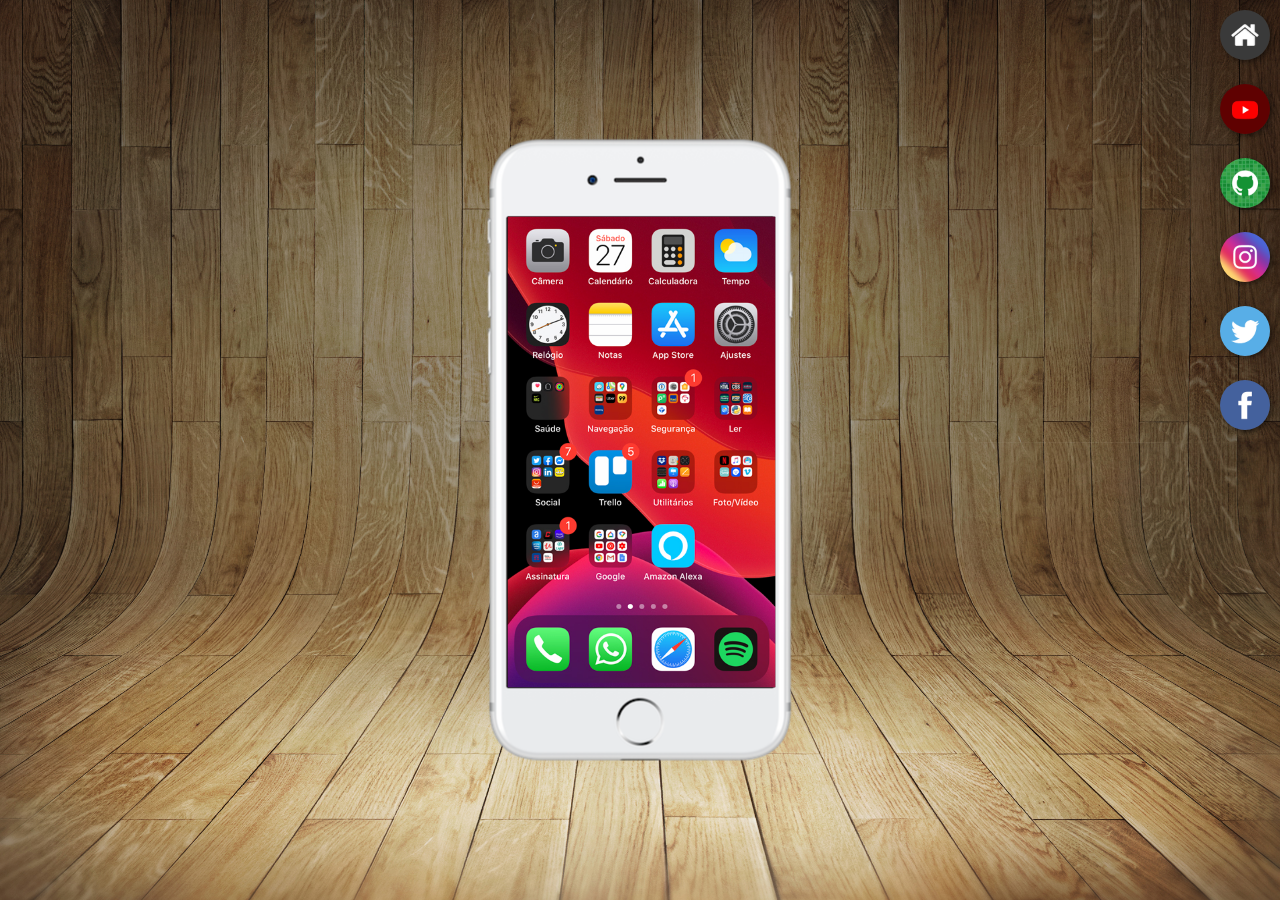
<file: index.html>
<!DOCTYPE html>
<html lang="pt-br">
<head>
    <meta charset="UTF-8">
    <meta name="viewport" content="width=device-width, initial-scale=1.0">
    <title>Redes Sociais</title>
    <link rel="shortcut icon" href="imagens/favicon.ico" type="image/x-icon">
    <link rel="stylesheet" href="estilos/style.css">
</head>
<body>
   <main>
    <section id="telefone">
        <iframe src="home.html" name="tela" id="tela" frameborder="0">
            Seu navegador não é compatível com isso.
        </iframe>
    </section>
    <section id="socials">
        <a href="home.html" target="tela"><img src="imagens/logo-home.jpg" alt=""></a> 
        <br>
        <a href="youtube.html" target="tela"><img src="imagens/logo-youtube.jpg" alt=""></a> <br>
        <a href="github.html" target="tela"><img src="imagens/logo-github.jpg" alt=""></a>
        <br>
        <a href="instagram.html" target="tela"><img src="imagens/logo-instagram.jpg" alt=""></a> <br>
        <a href="twitter.html" target="tela"><img src="imagens/logo-twitter.jpg" alt=""></a><br>
        <a href="facebook.html" target="tela"><img src="imagens/logo-facebook.jpg" alt=""></a>
    </section>
   </main>
</body>
</html>
</file>
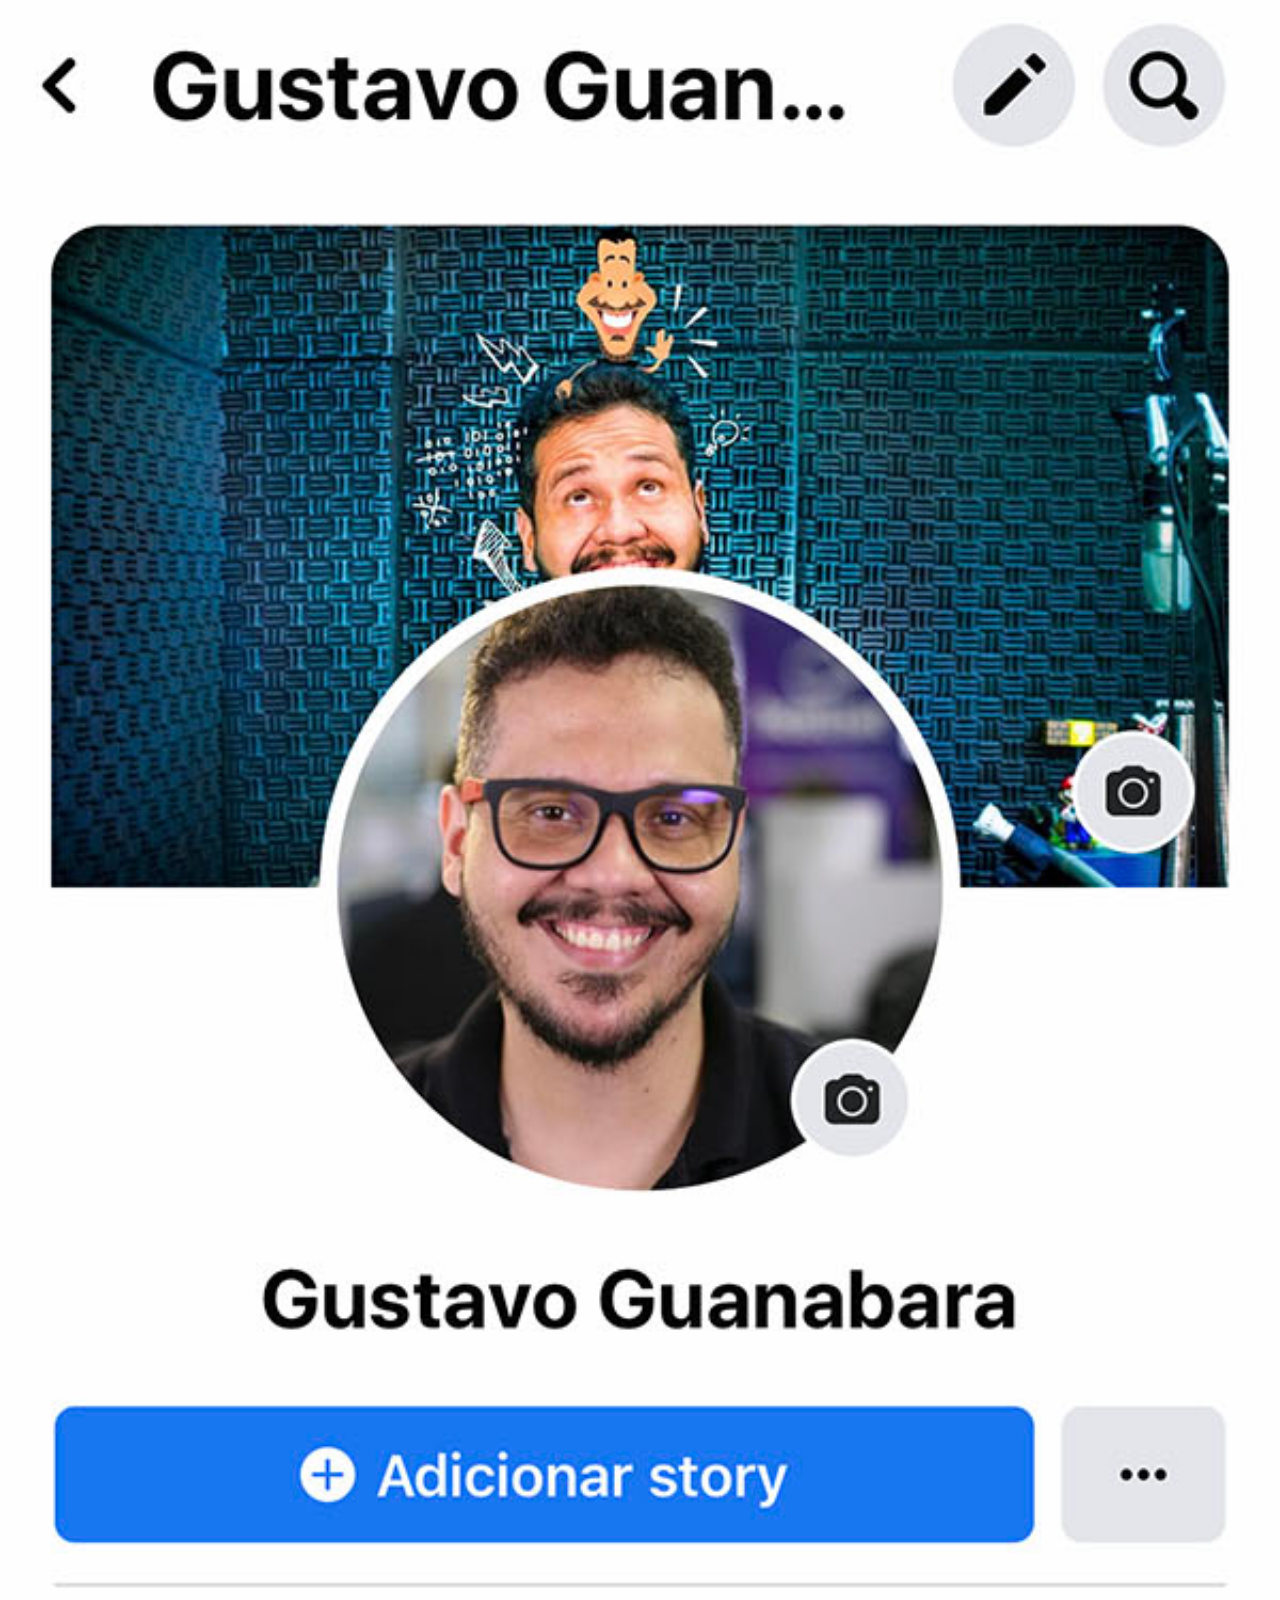
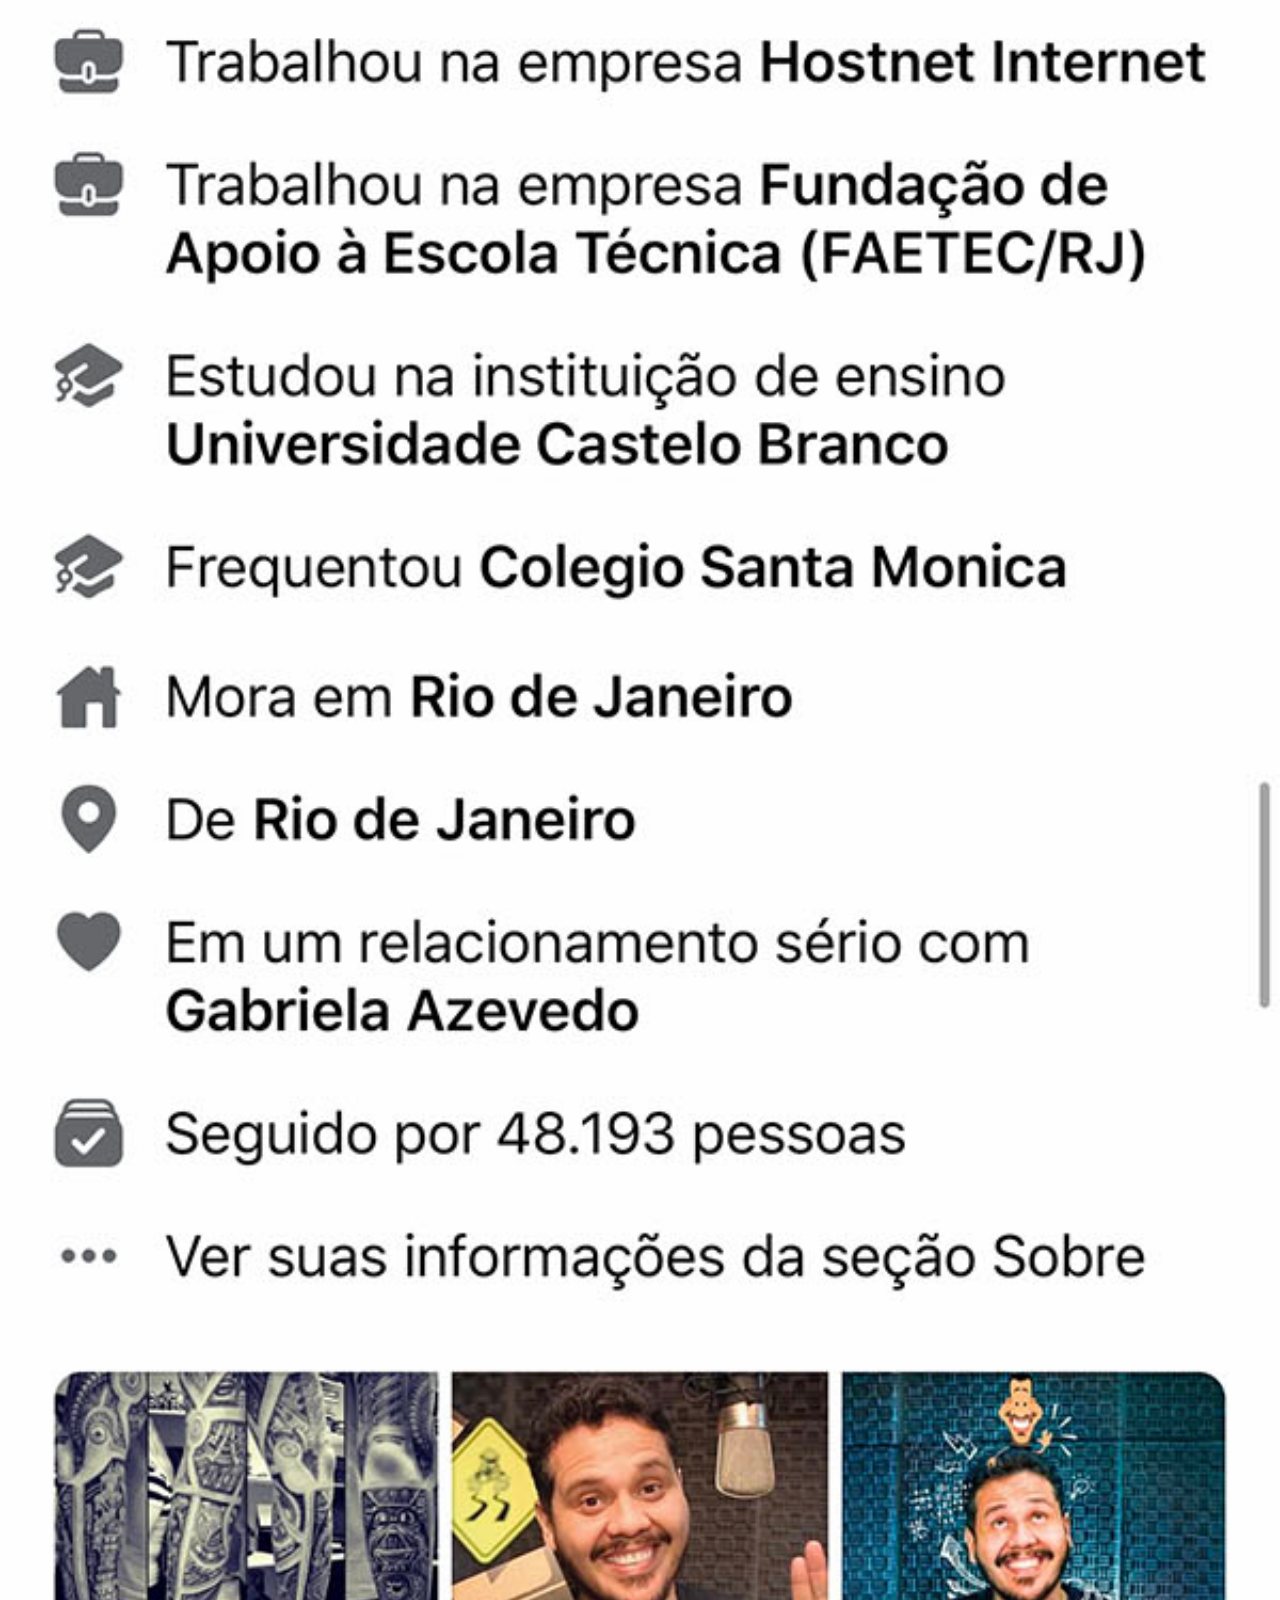
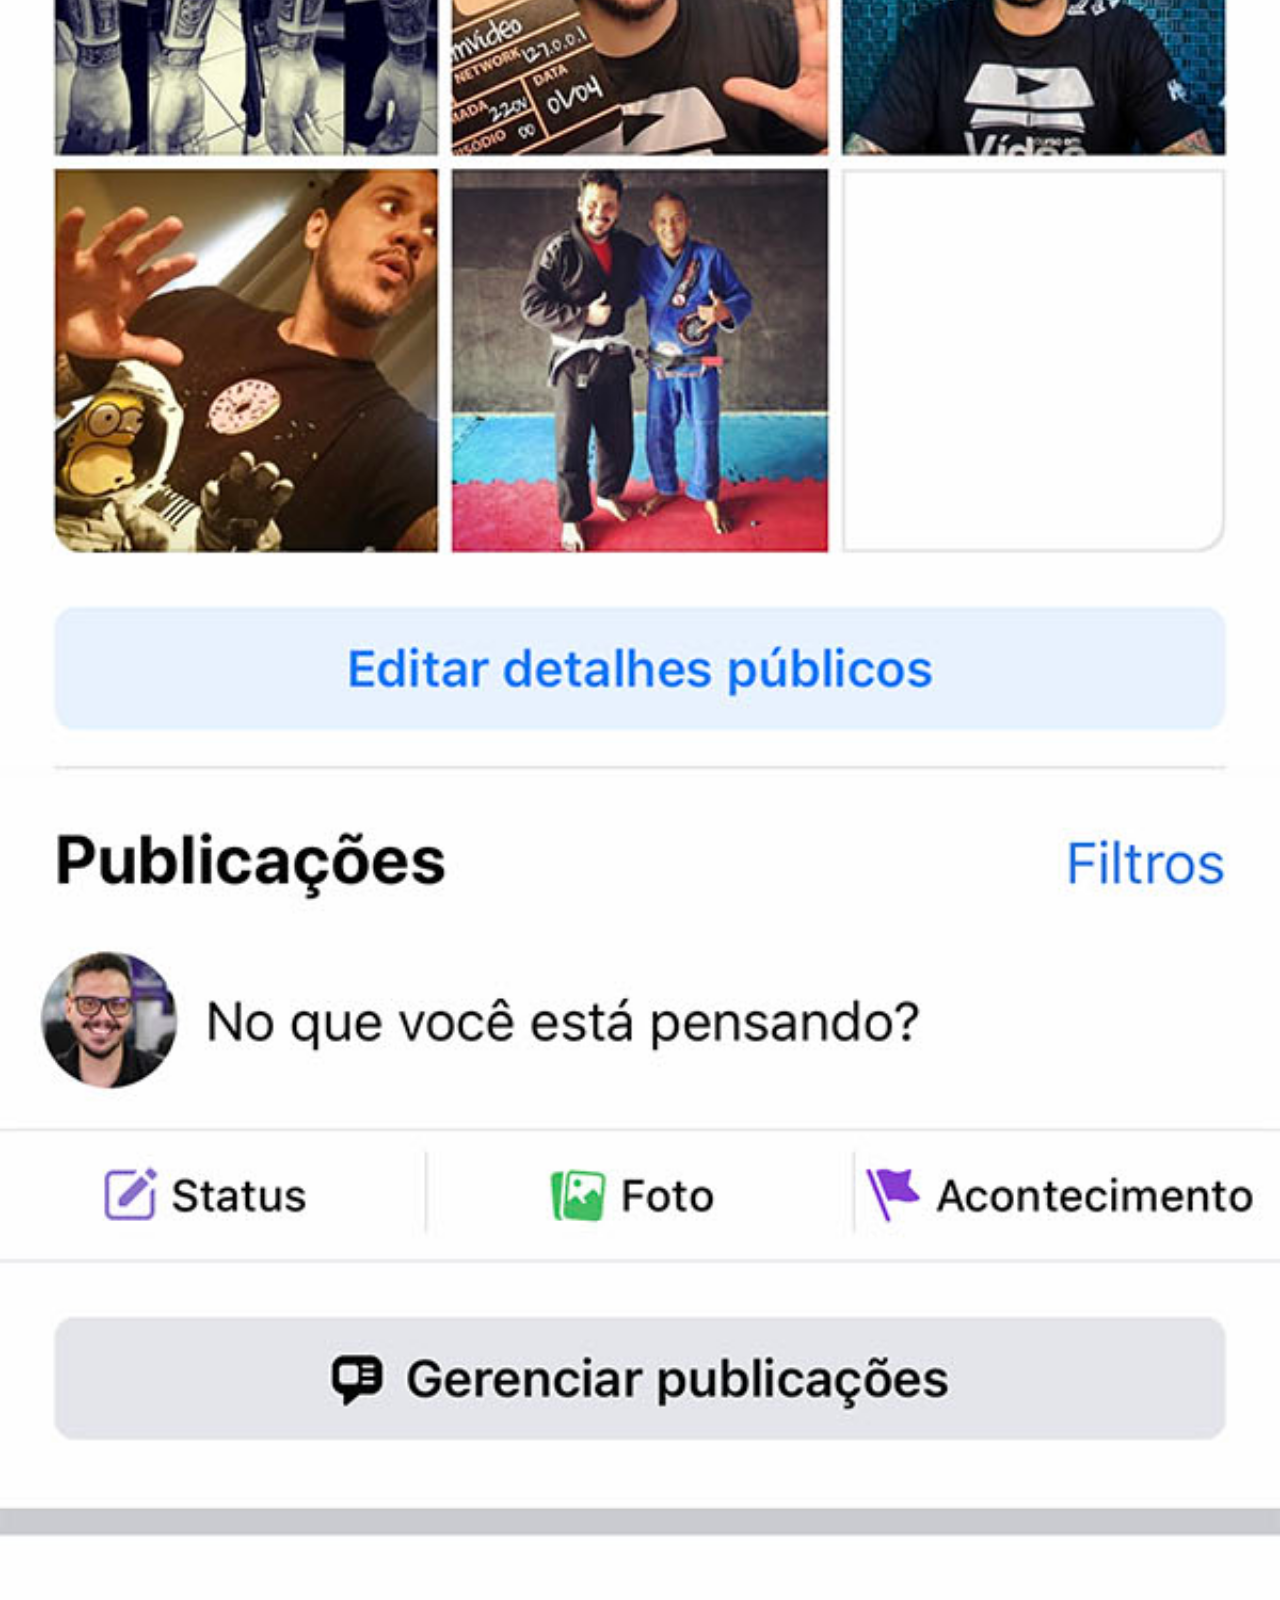
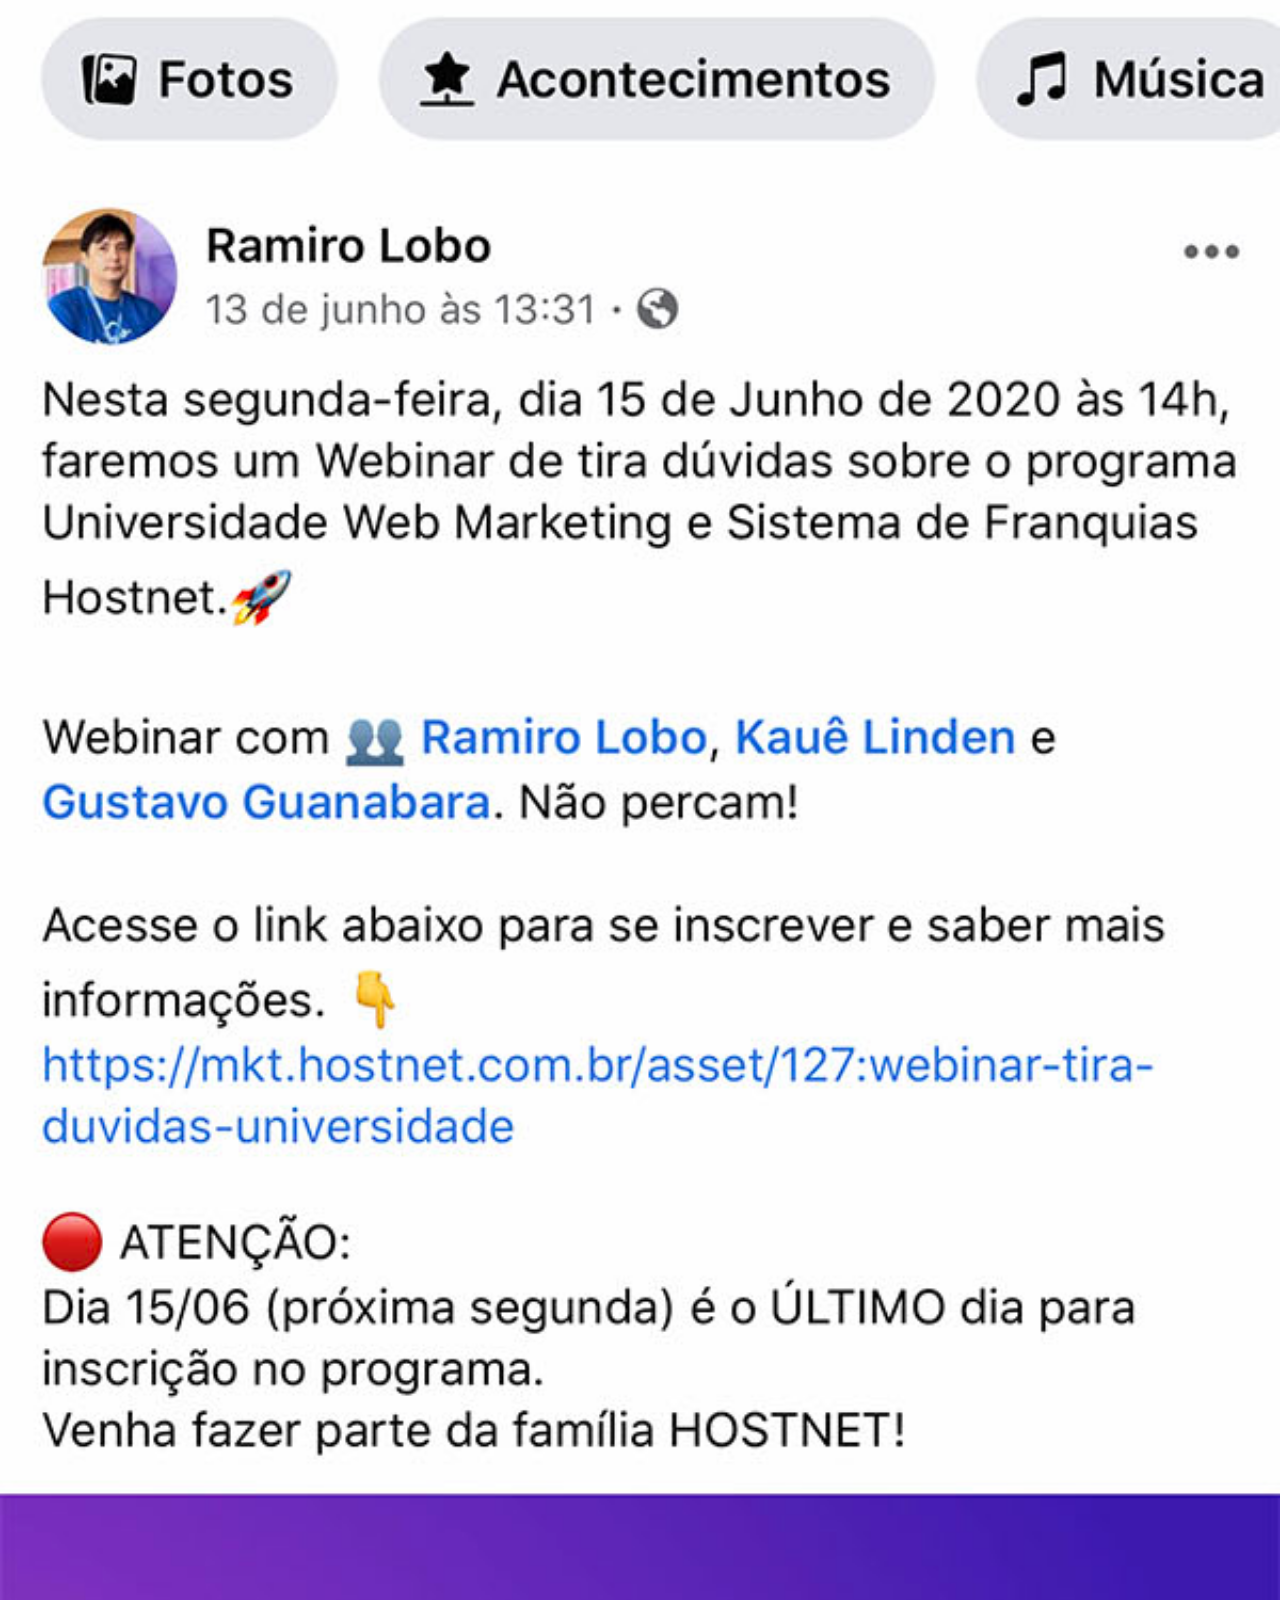
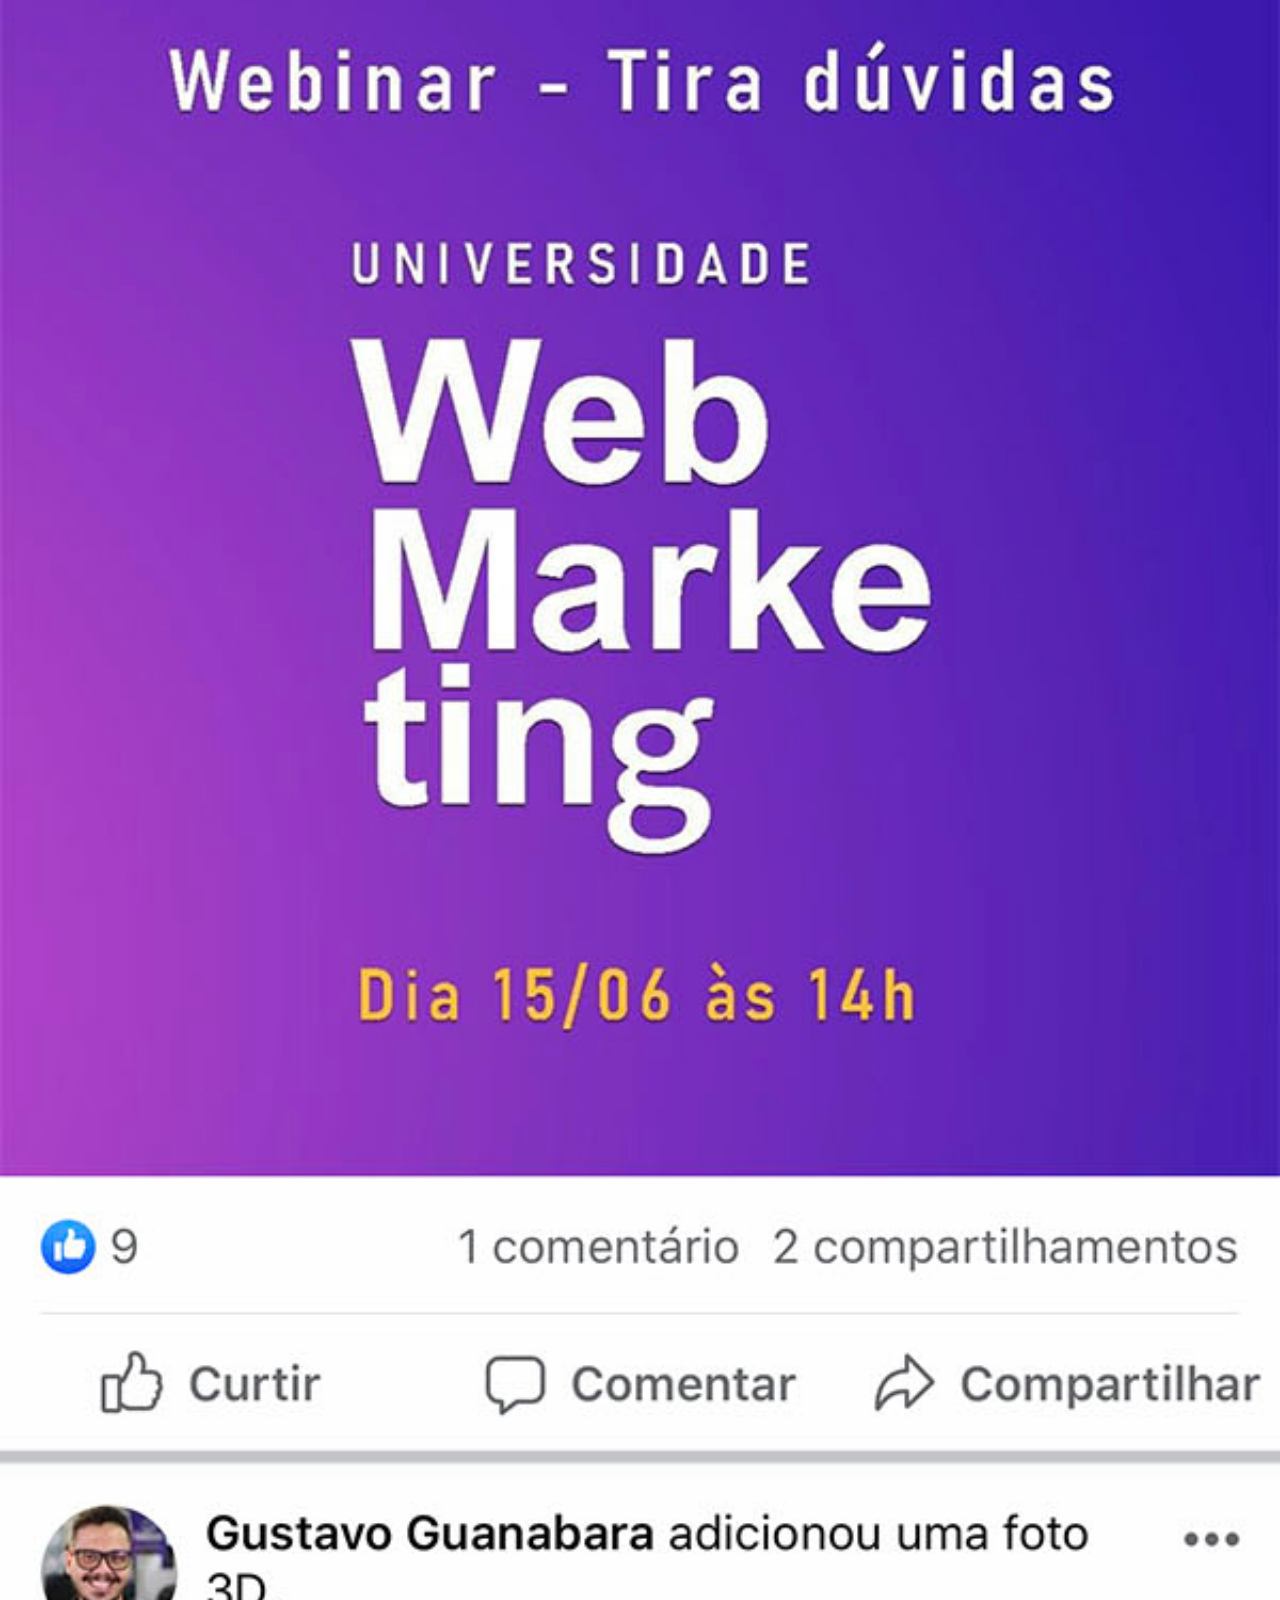
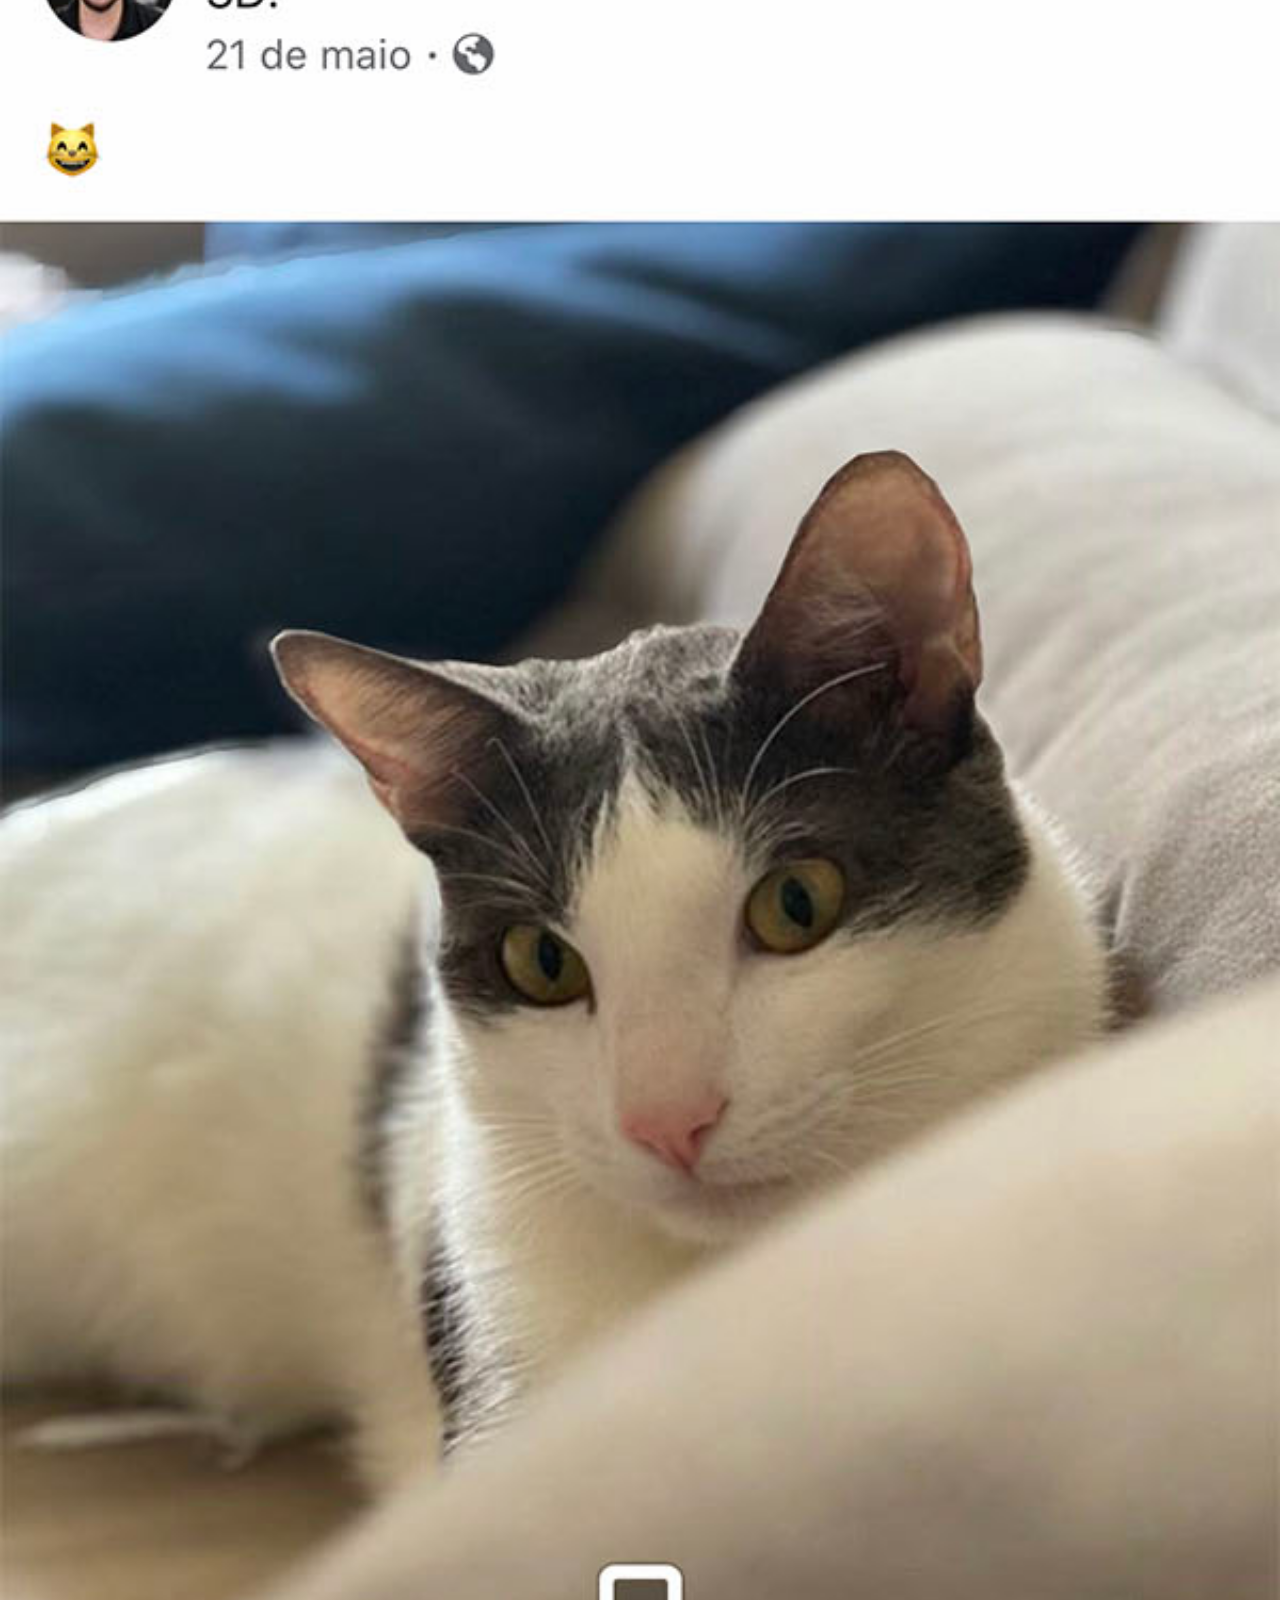
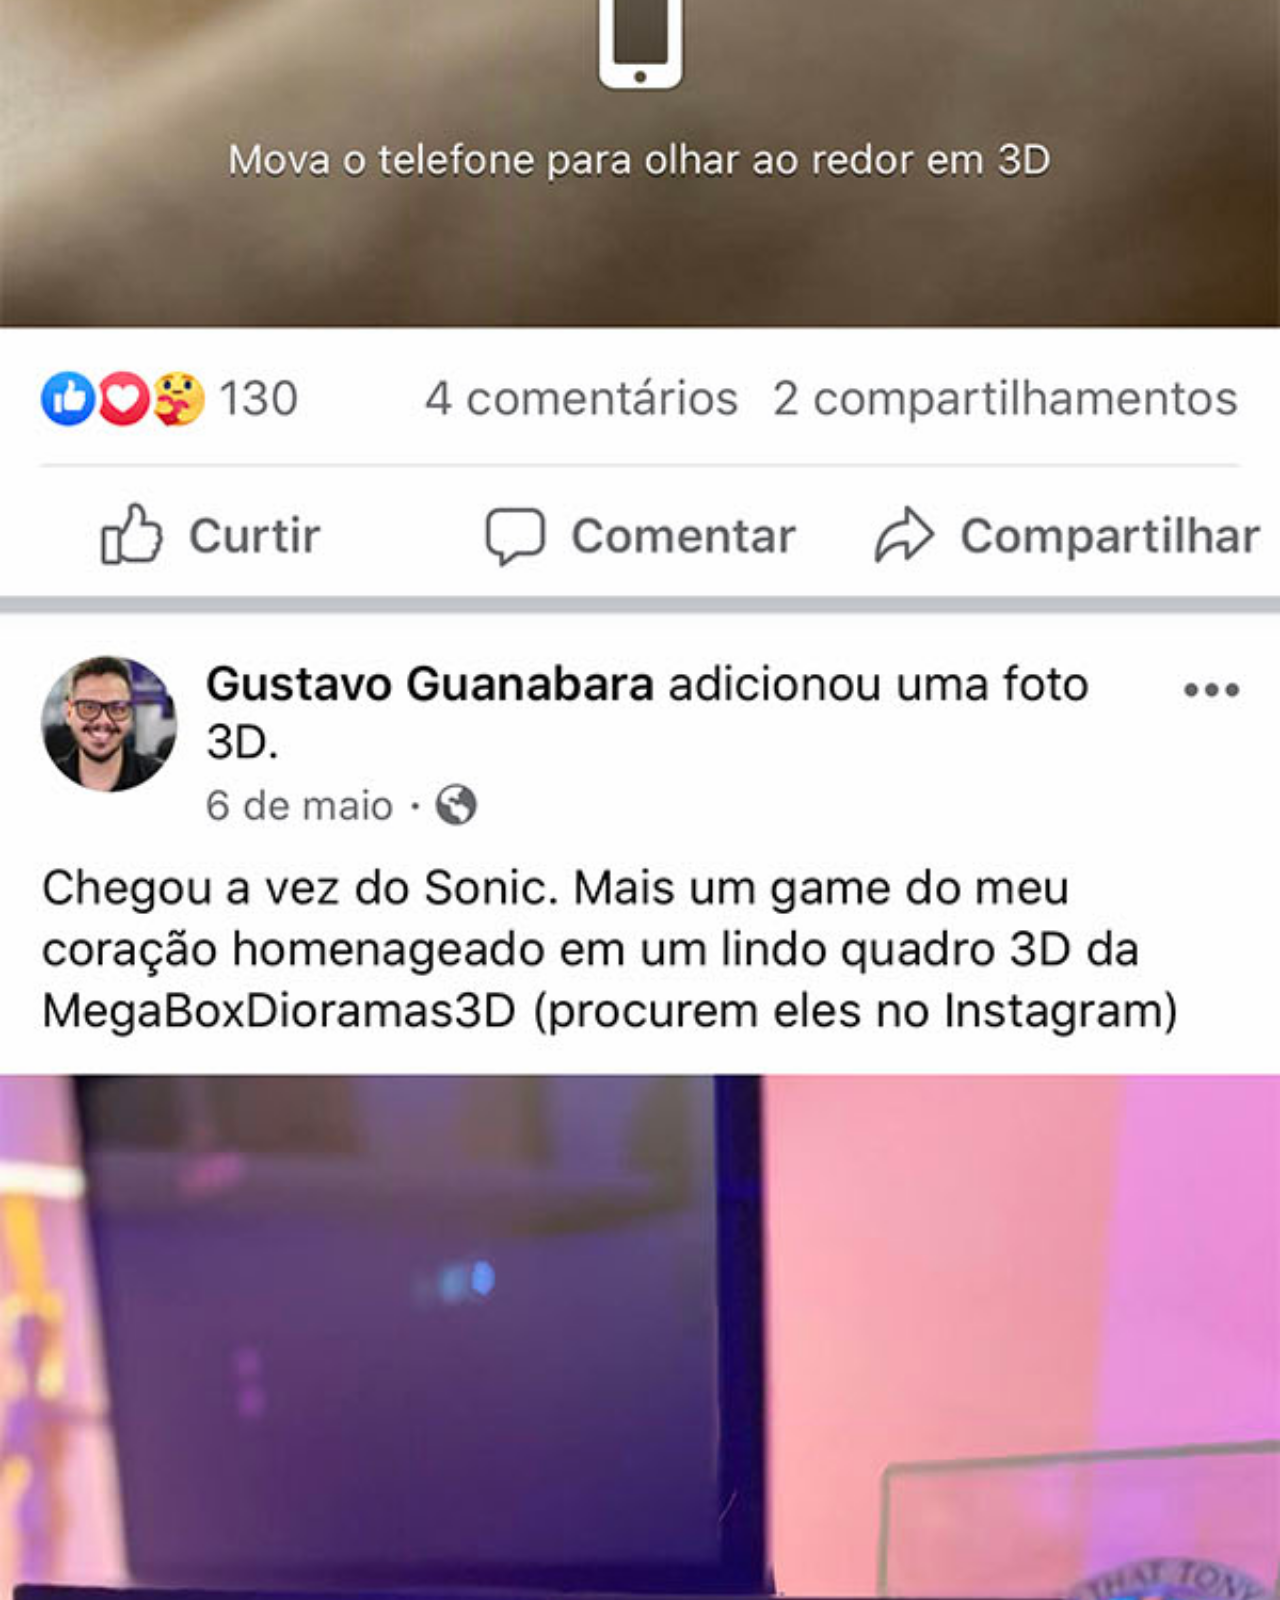
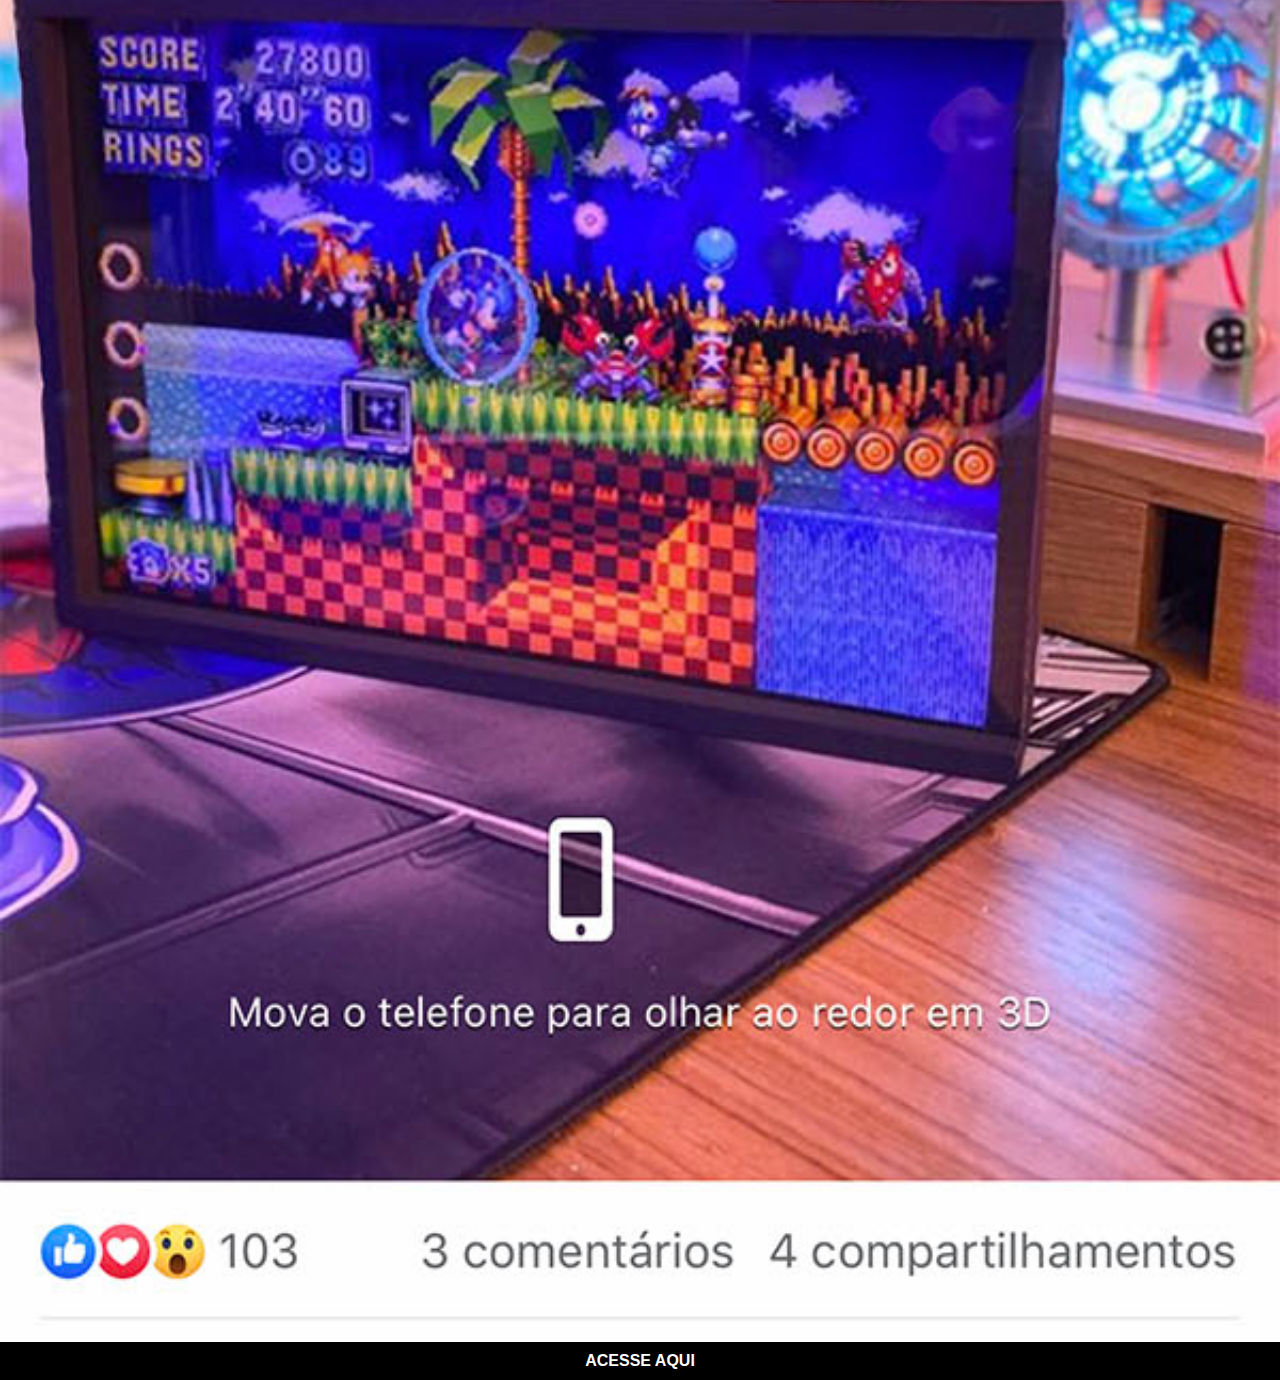
<file: facebook.html>
<!DOCTYPE html>
<html lang="pt-br">
<head>
    <meta charset="UTF-8">
    <meta name="viewport" content="width=device-width, initial-scale=1.0">
    <title>Facebook</title>
    <link rel="stylesheet" href="estilos/social.css">
</head>
<body>
    <img src="imagens/tela-facebook.jpg" alt="">
    <a href="#">ACESSE AQUI</a>
</body>
</html>
</file>
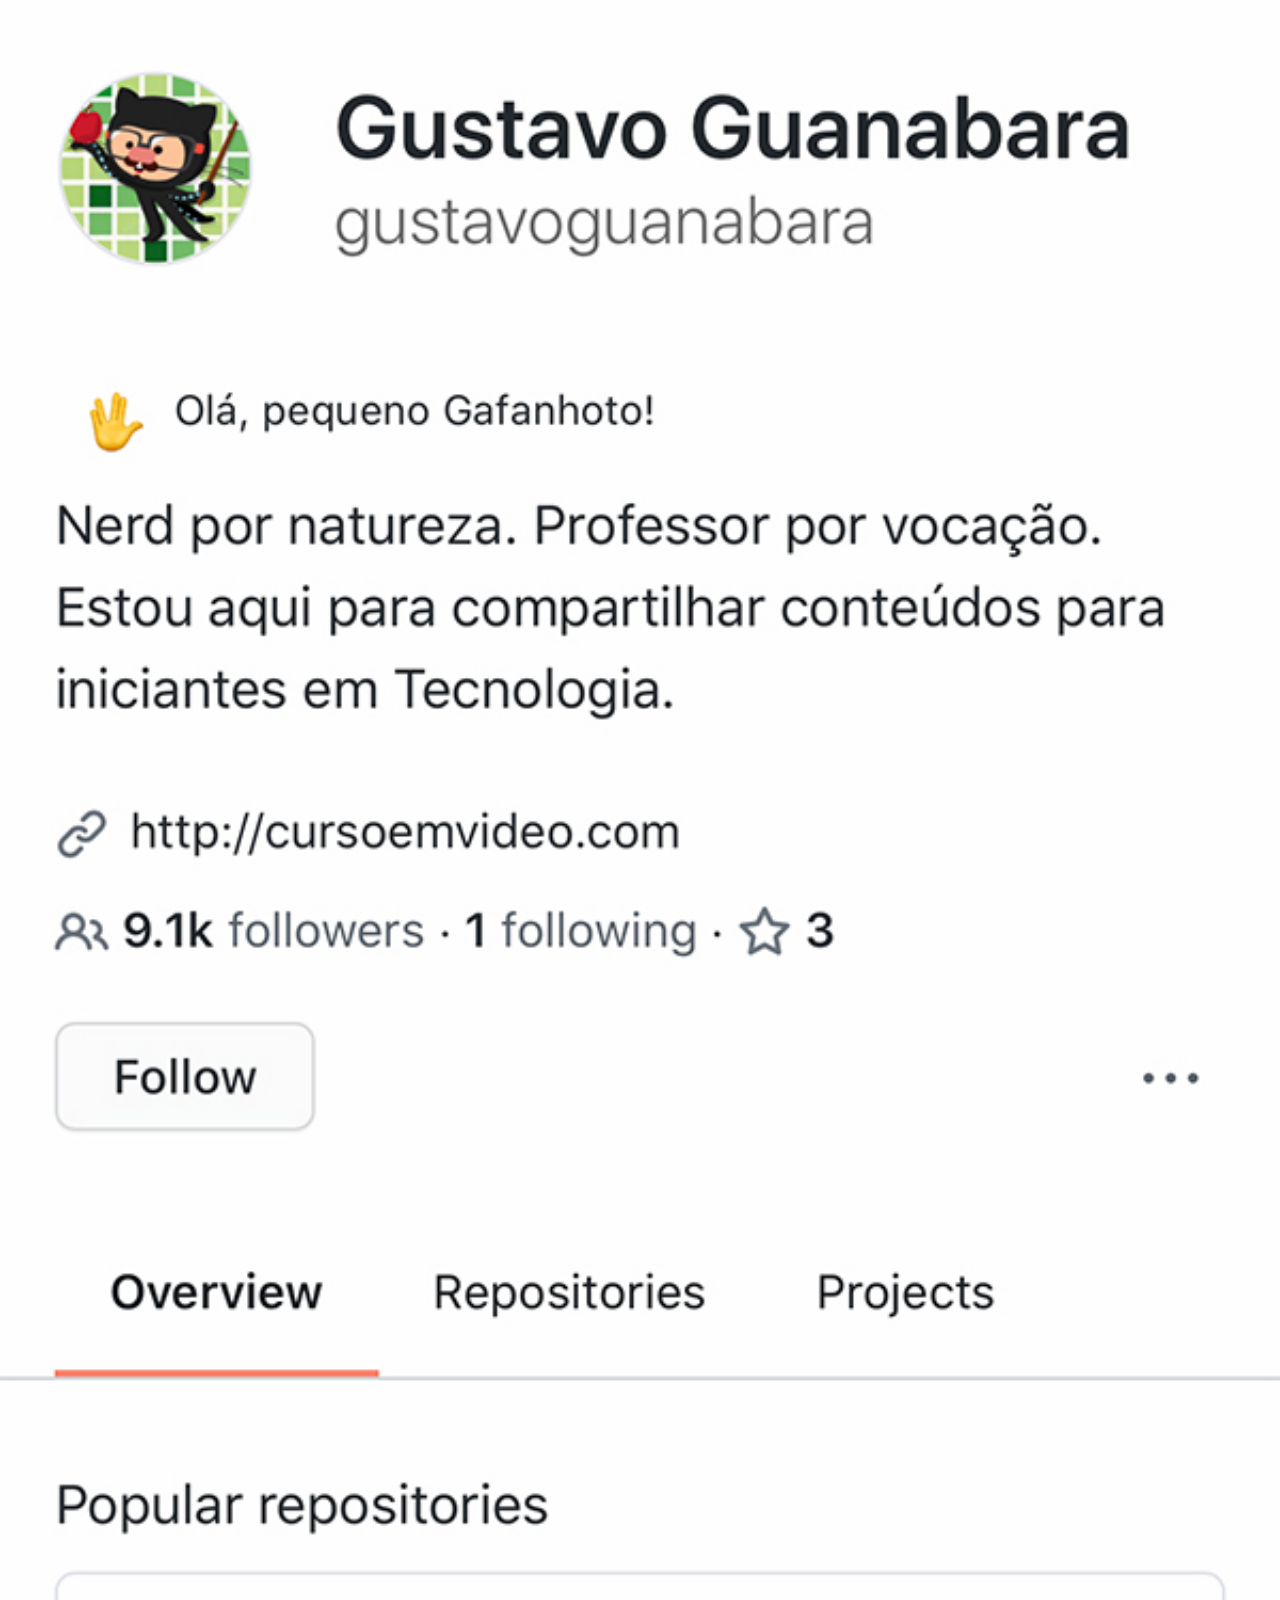
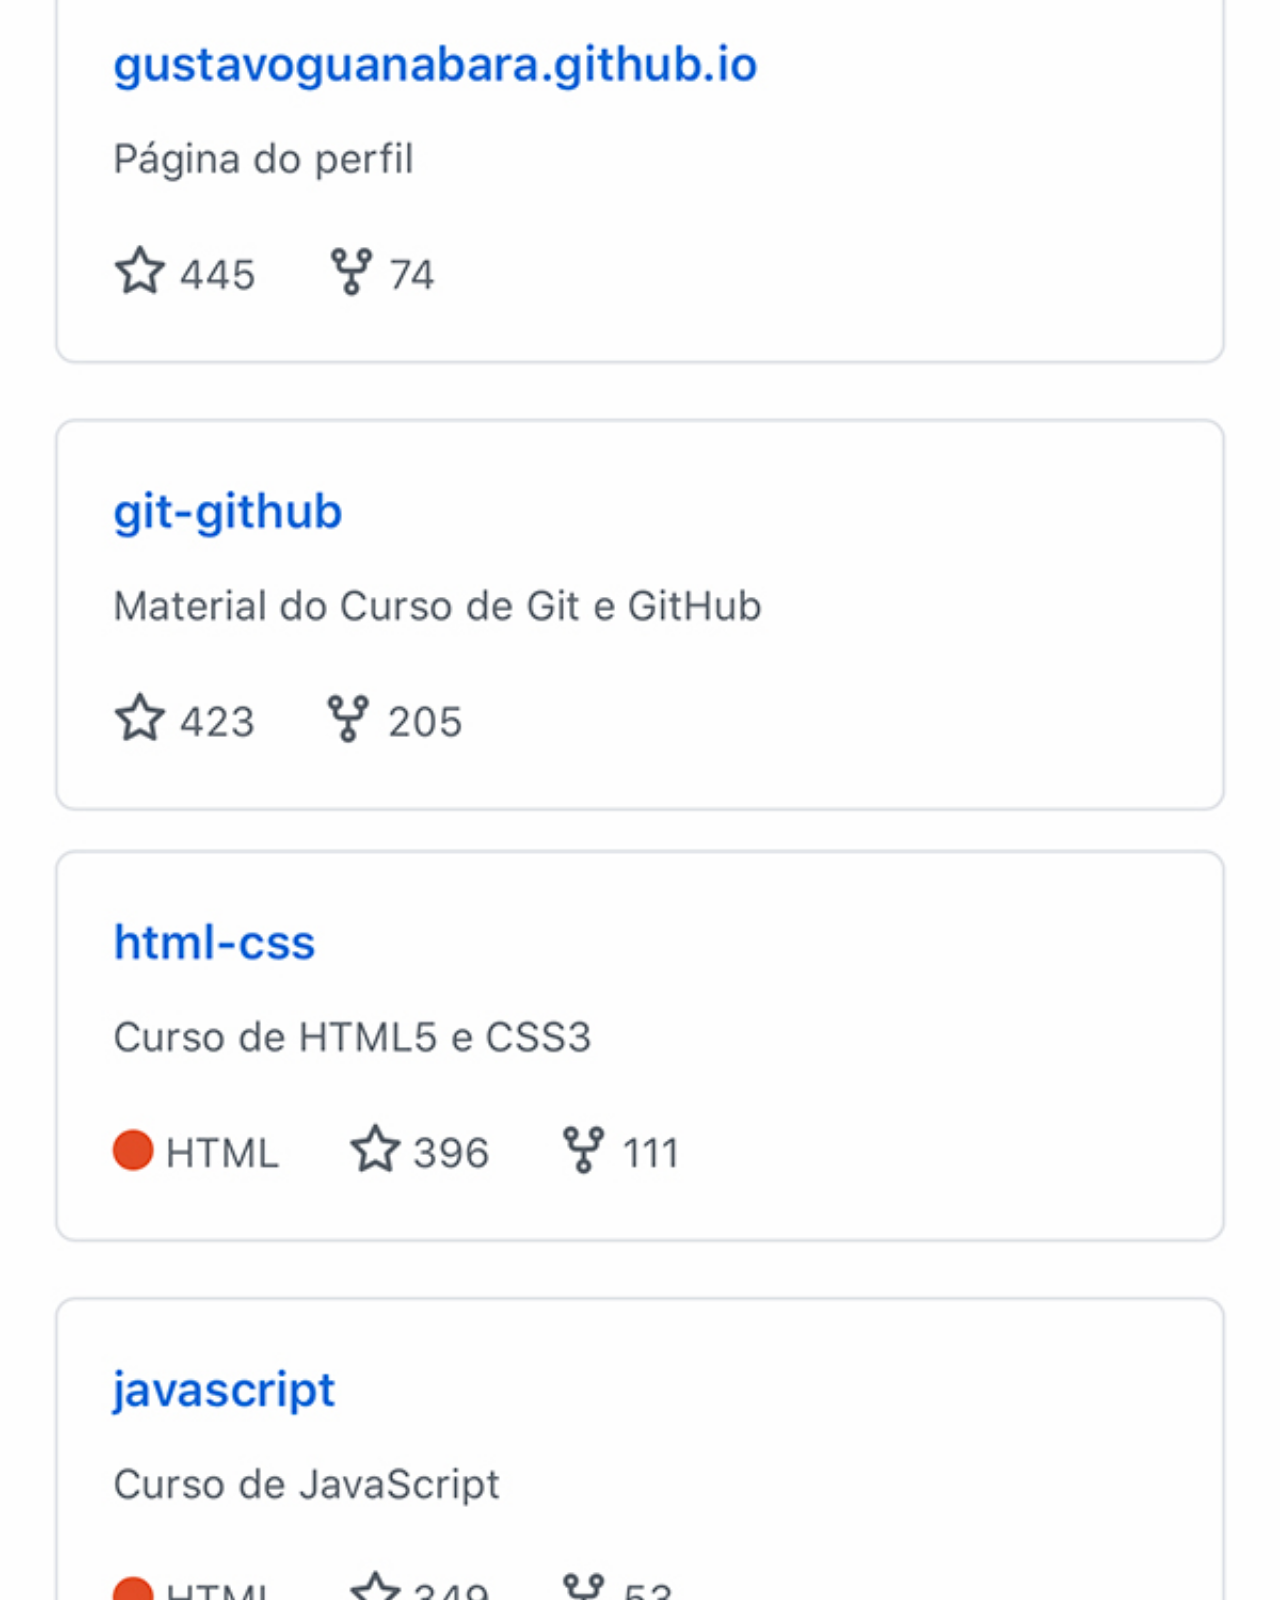
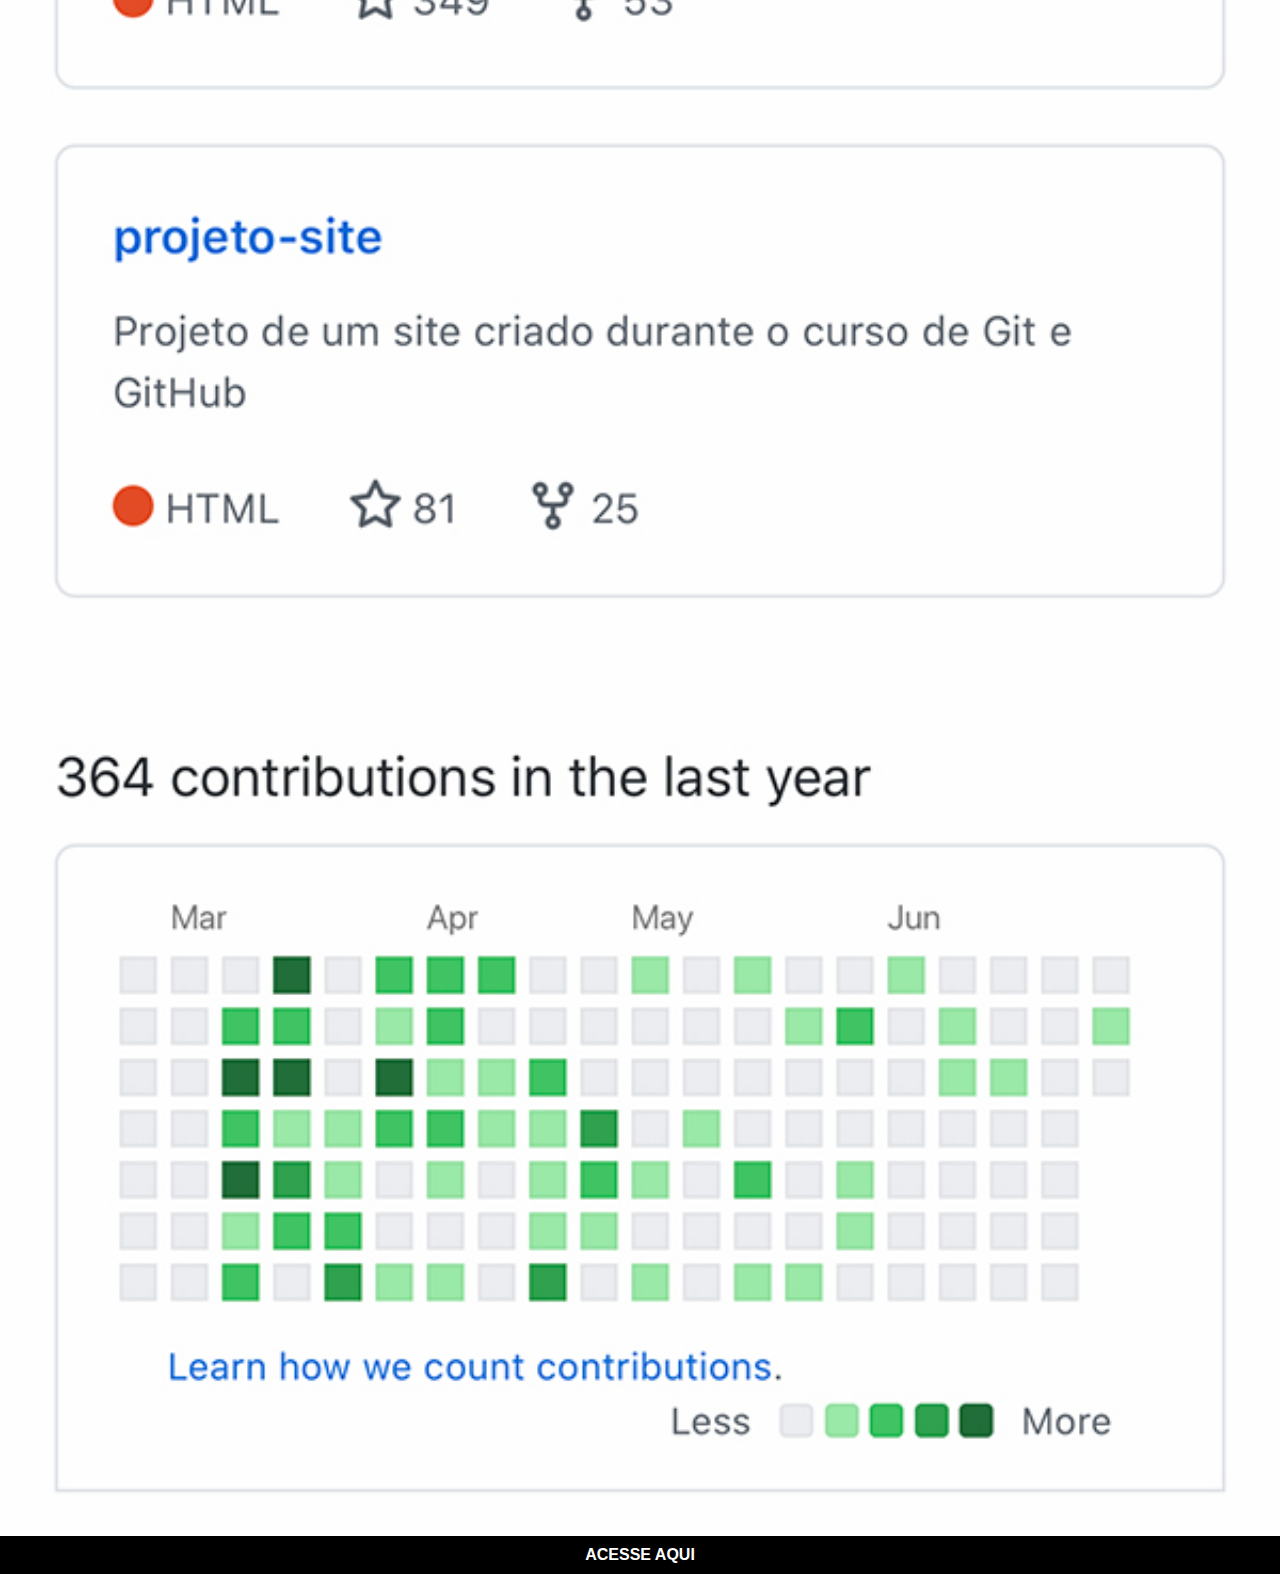
<file: github.html>
<!DOCTYPE html>
<html lang="pt-br">
<head>
    <meta charset="UTF-8">
    <meta name="viewport" content="width=device-width, initial-scale=1.0">
    <title>Github</title>
    <link rel="stylesheet" href="estilos/social.css">
</head>
<body>
    <img src="imagens/tela-github.jpg" alt=""> 
    <a href="https://github.com/gustavoguanabara/html-css/tree/master/exercicios/modulo-04/ex026" target="_blank">ACESSE AQUI</a>
    
</body>
</html>
</file>
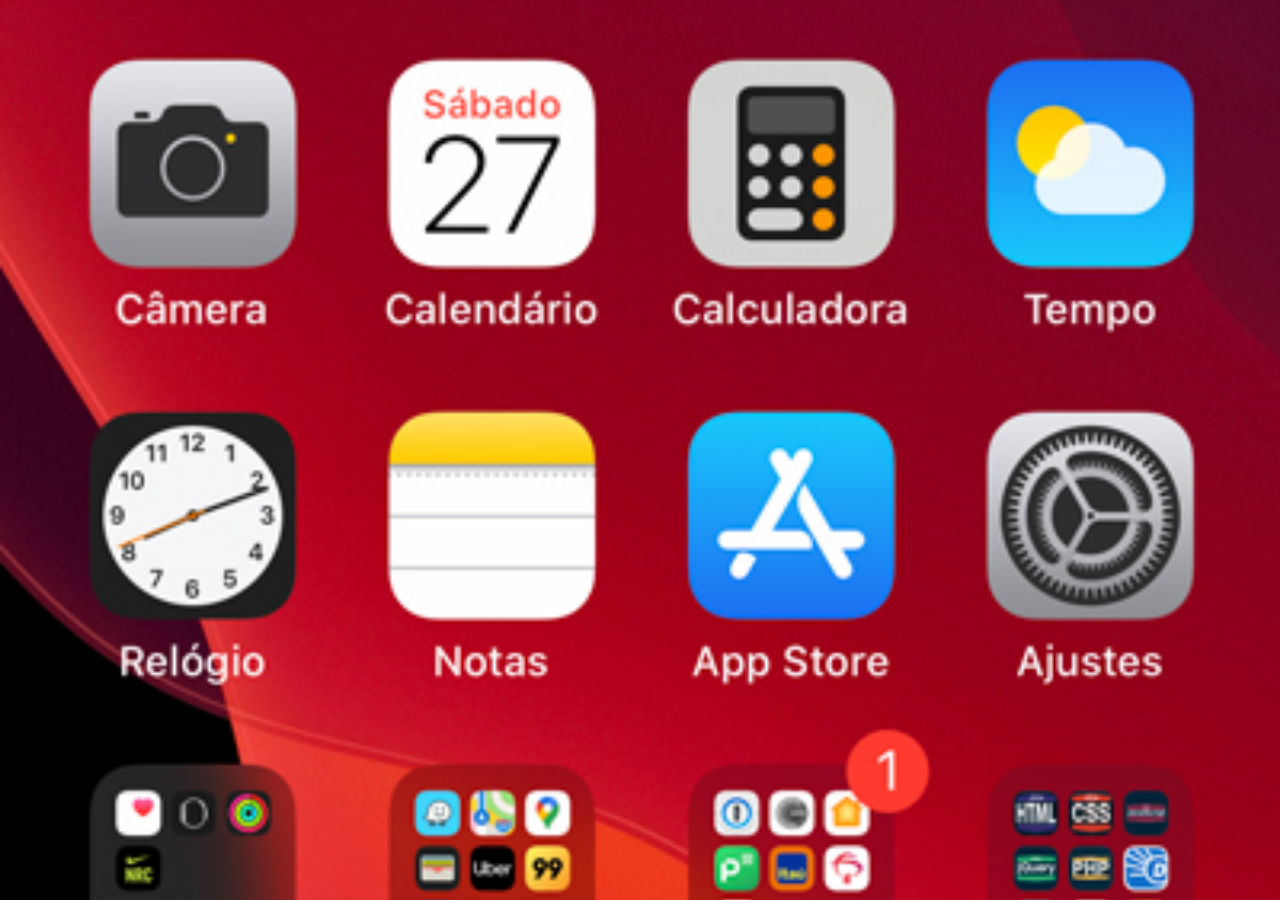
<file: home.html>
<!DOCTYPE html>
<html lang="pt-br">
<head>
    <meta charset="UTF-8">
    <meta name="viewport" content="width=device-width, initial-scale=1.0">
    <title>Home Screen</title>

    <style>
        * {
            margin: 0;
            padding: 0;
        }

        body {
            width: 100vw;
            height: 100vh;
            background-color: black;
            background-image: url(imagens/tela-home.jpg);
            background-repeat: no-repeat;
            background-position: top center;
            background-size: cover;
        }
    </style>
</head>
<body>
</body>
</html>
</file>
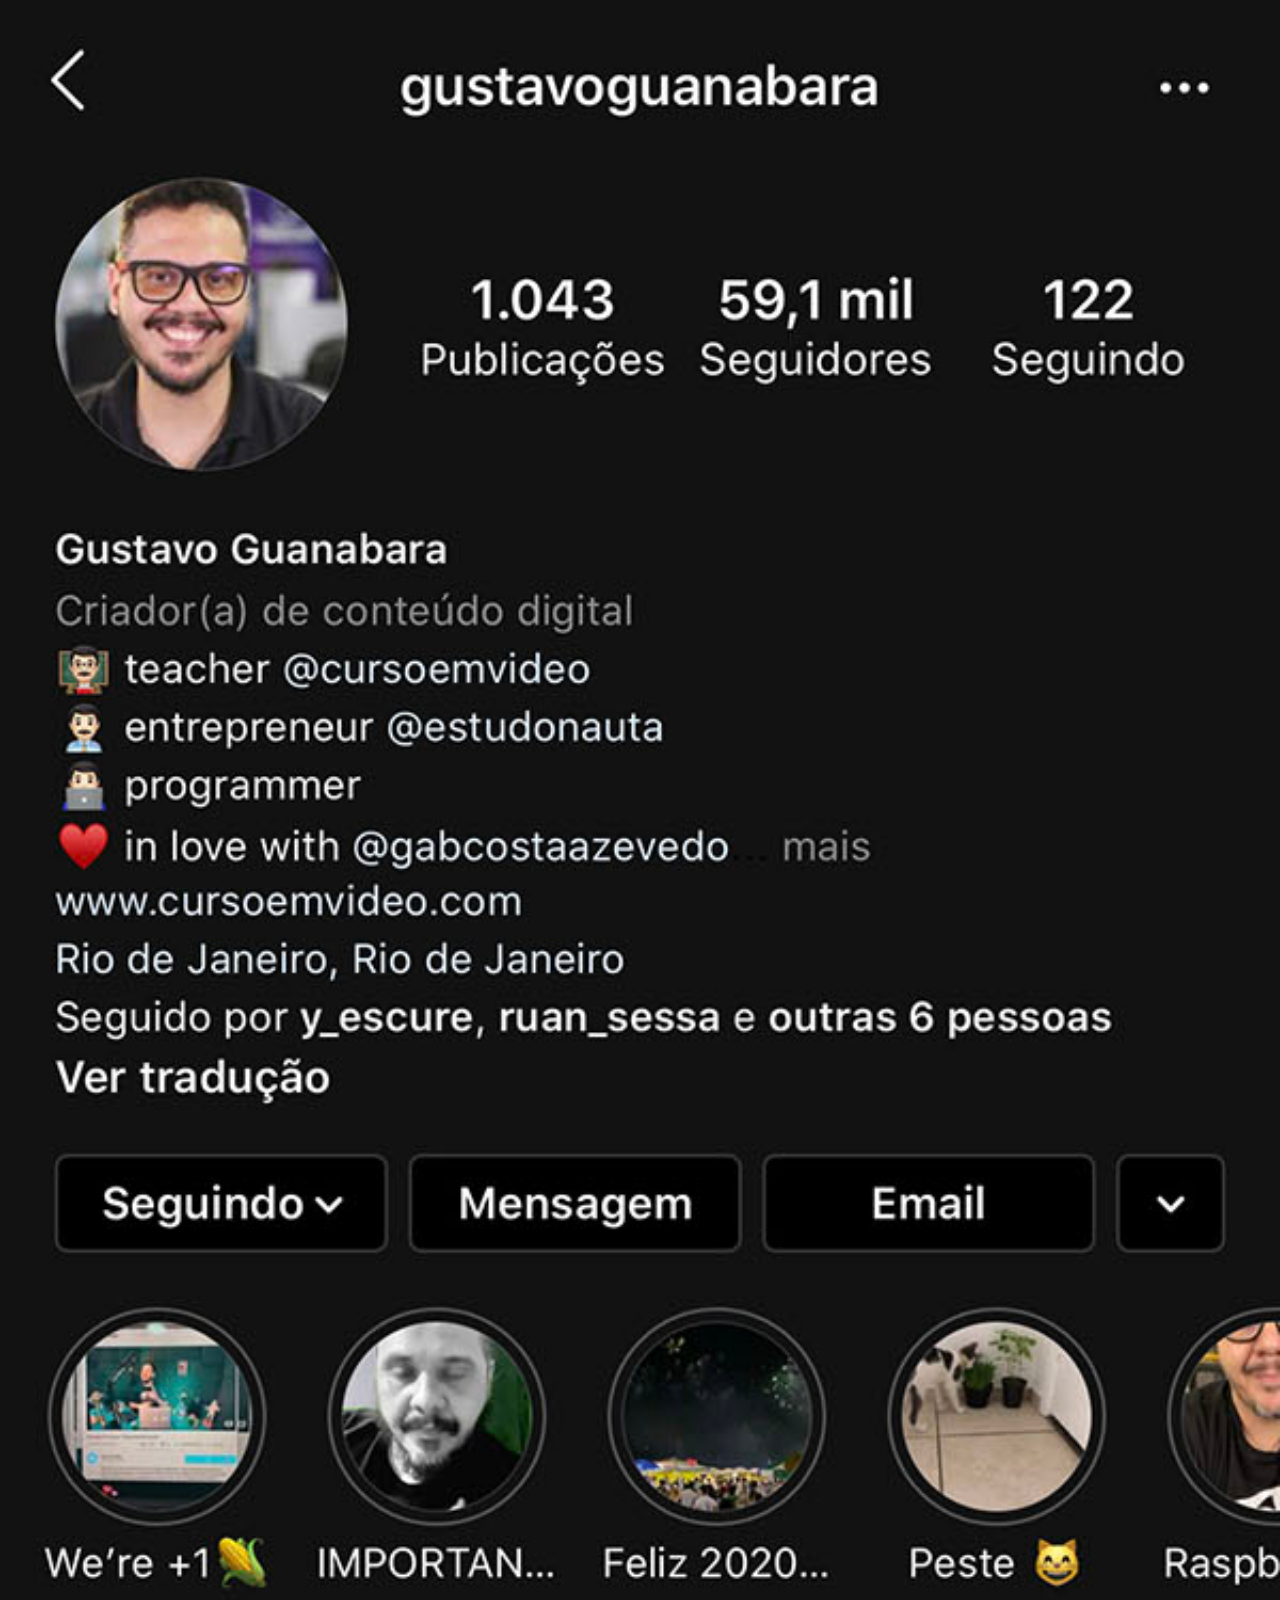
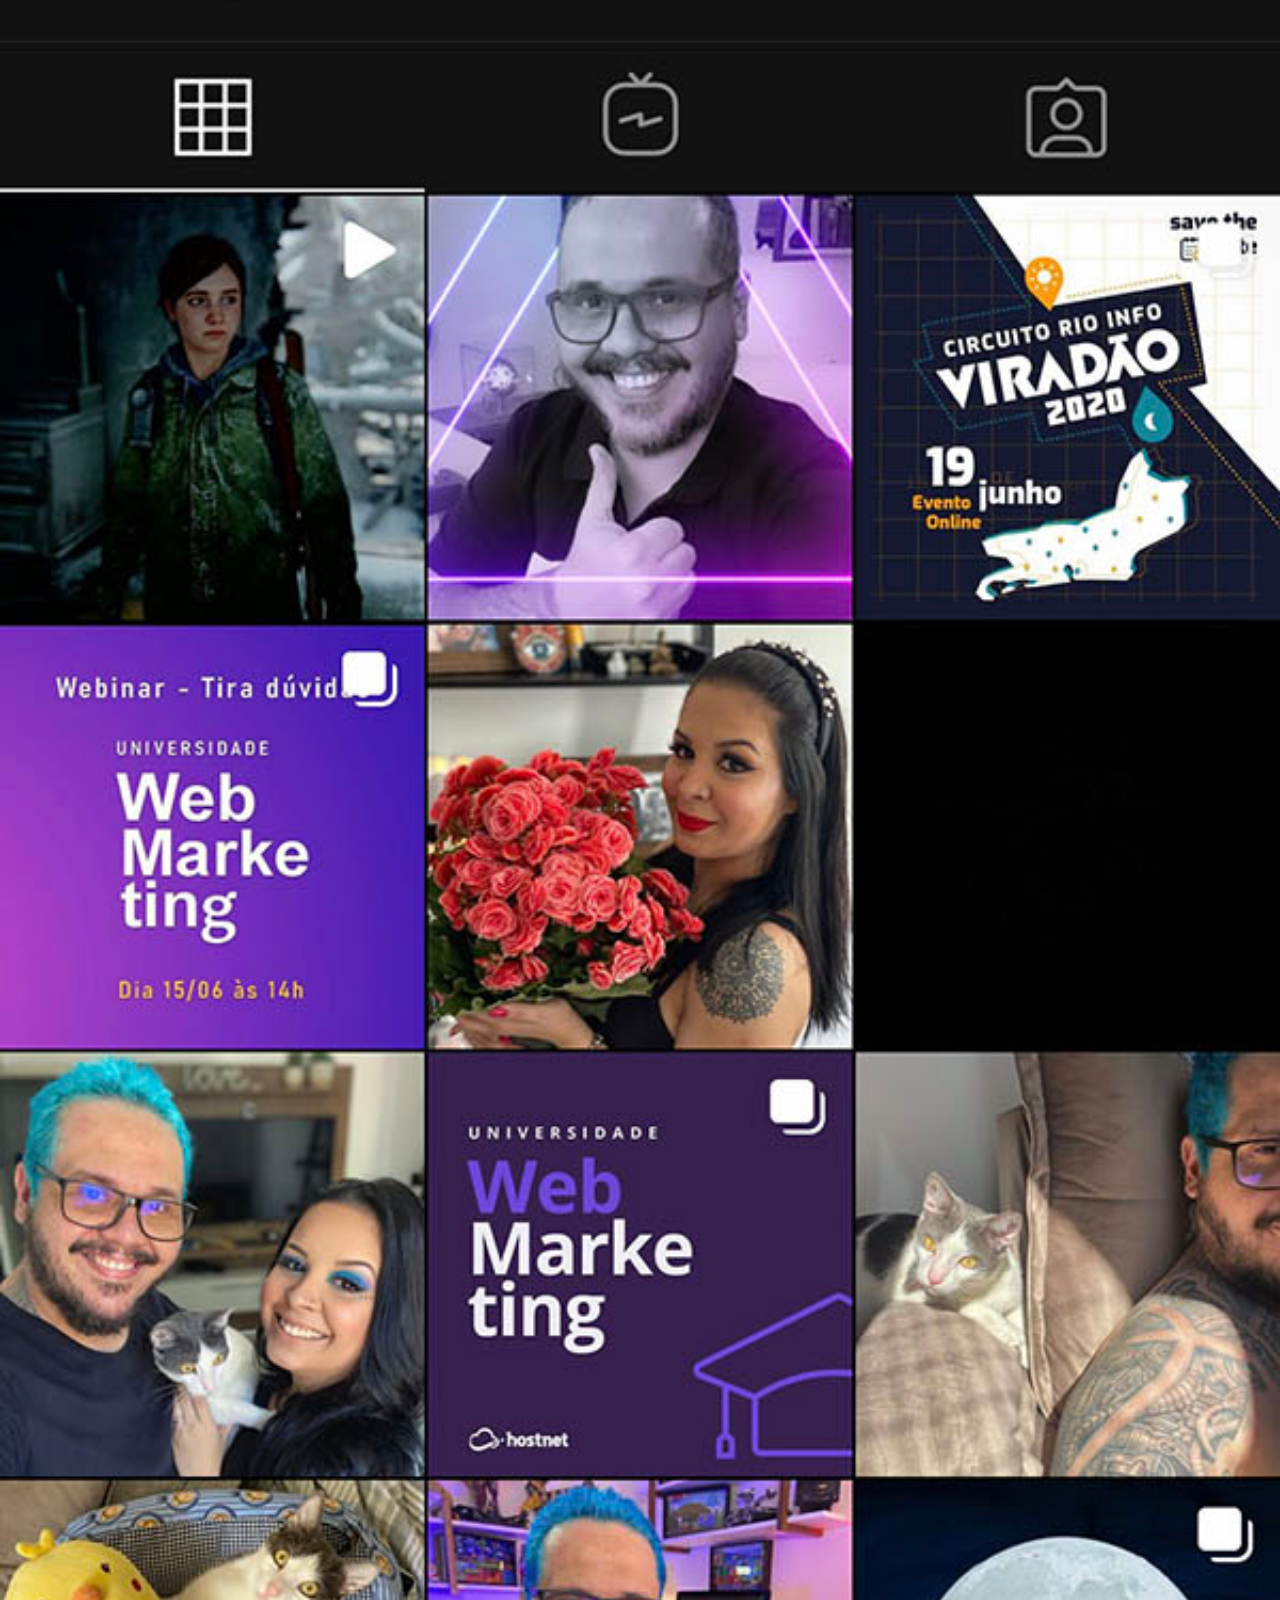
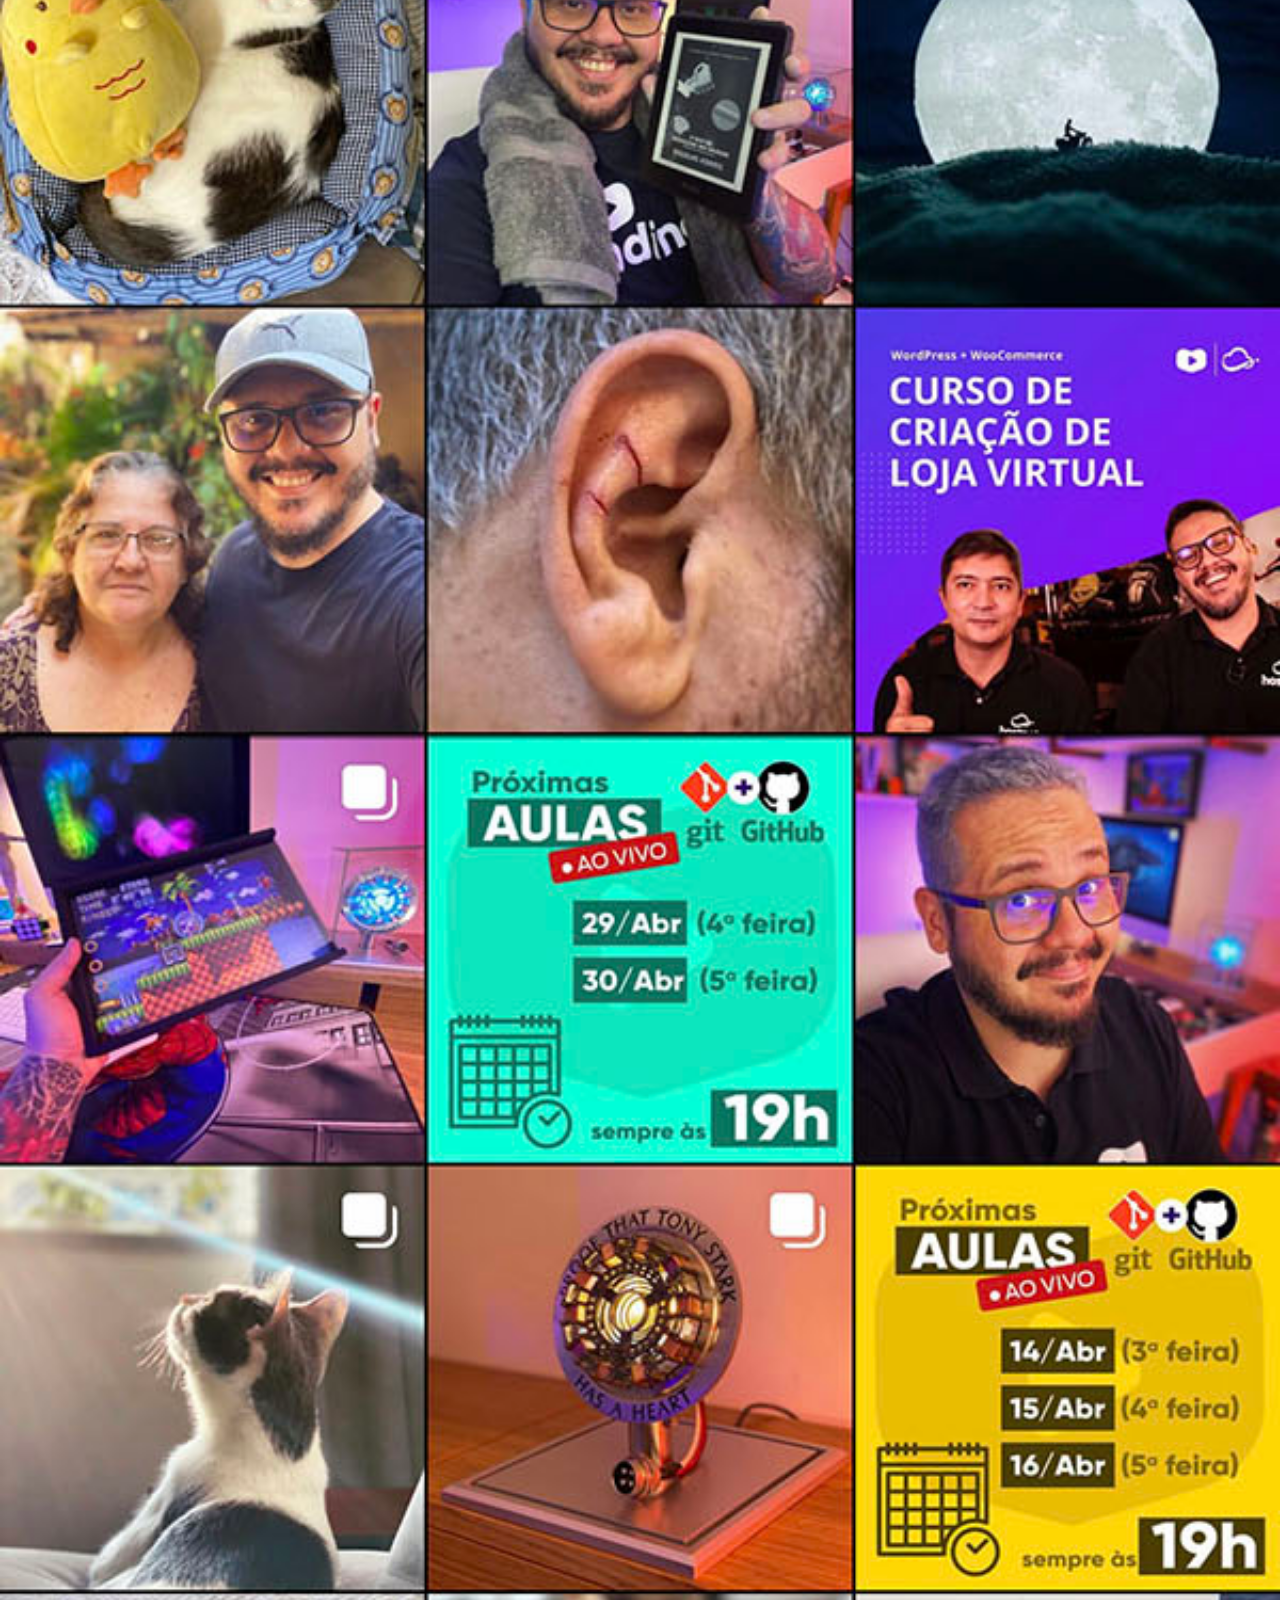
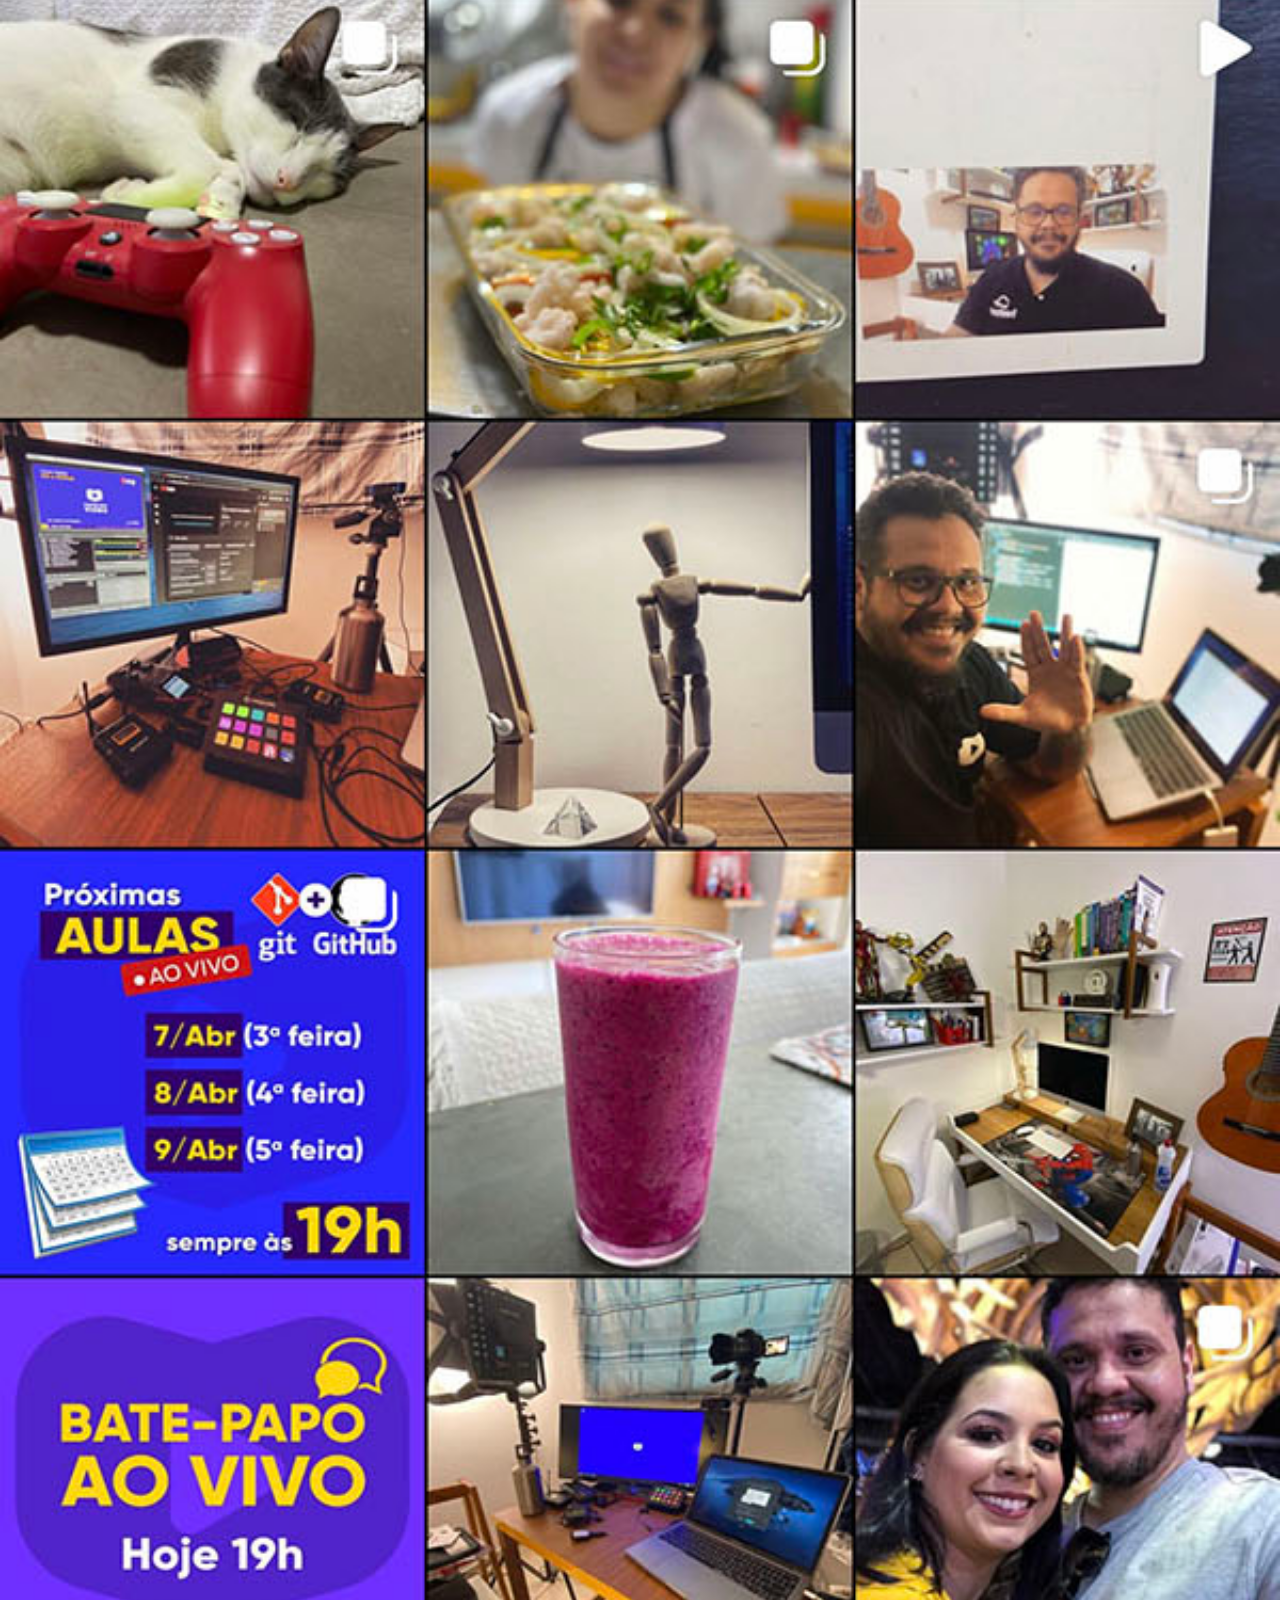
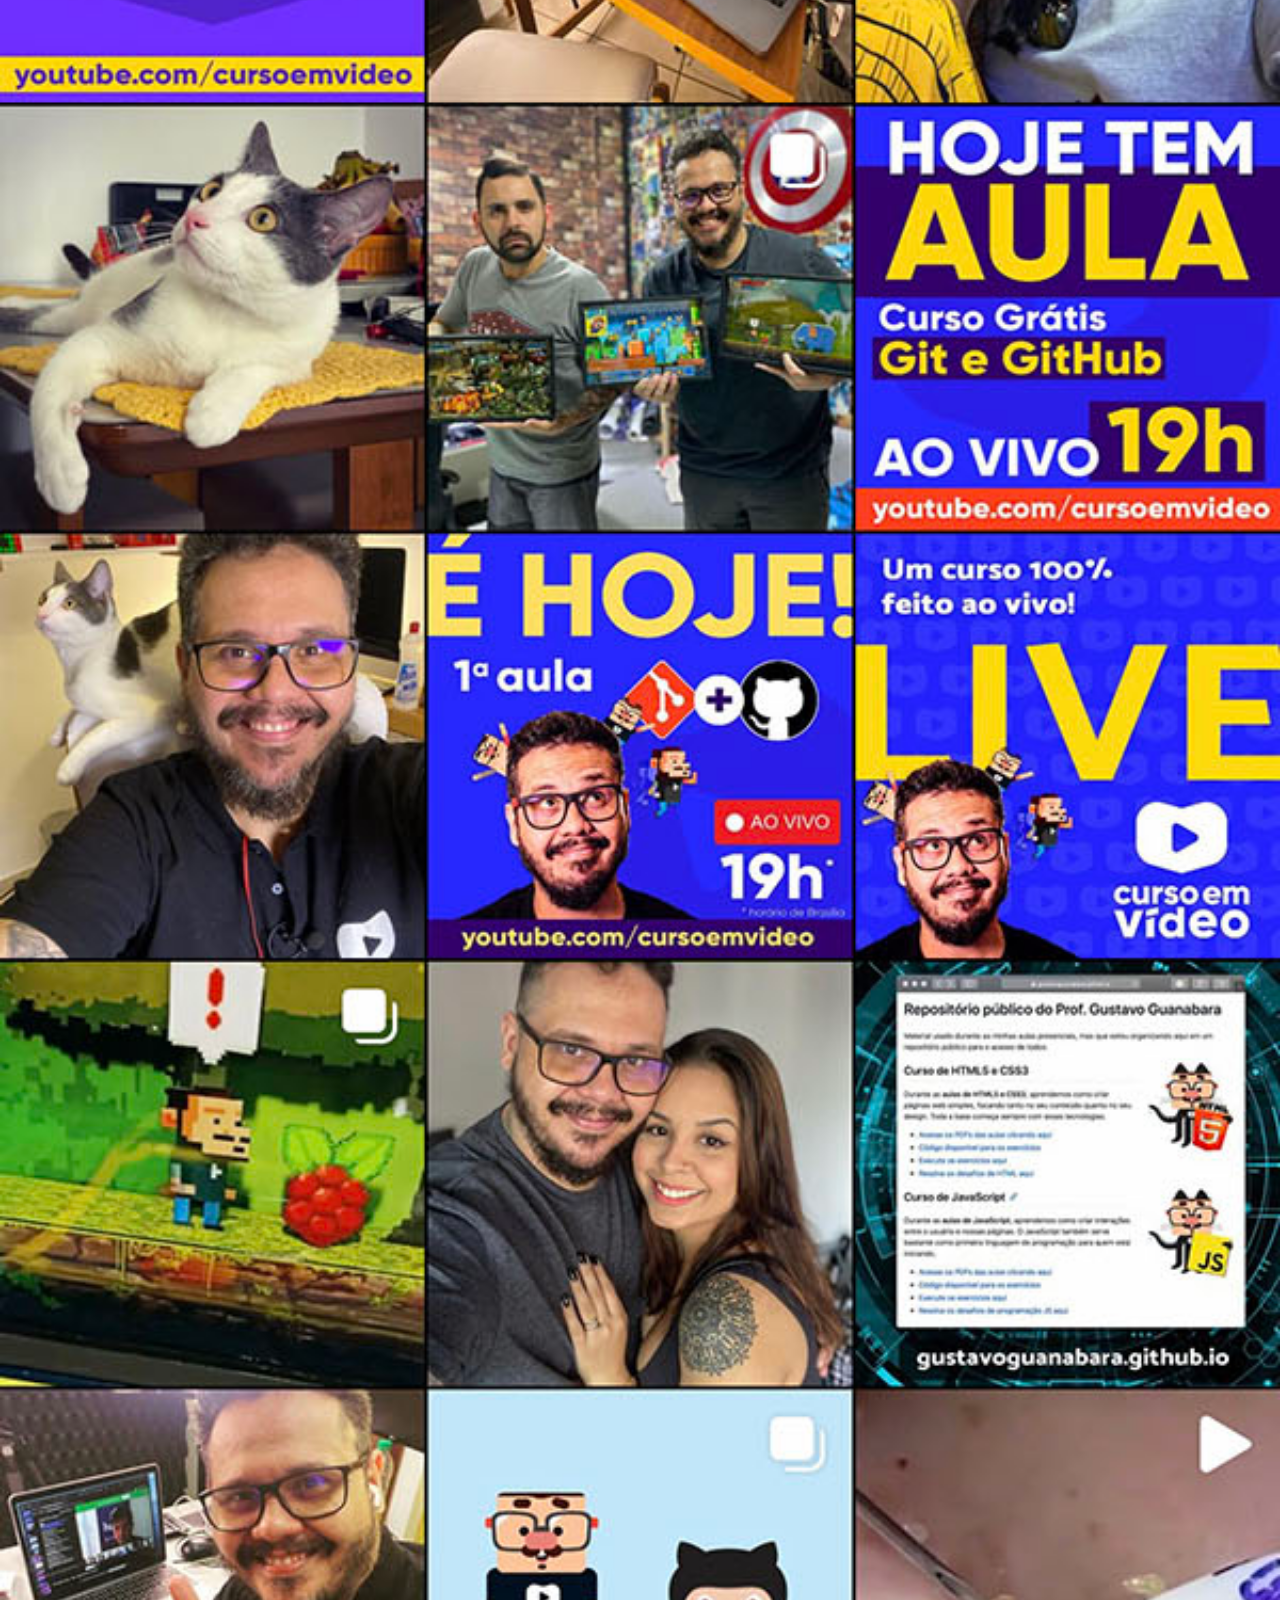
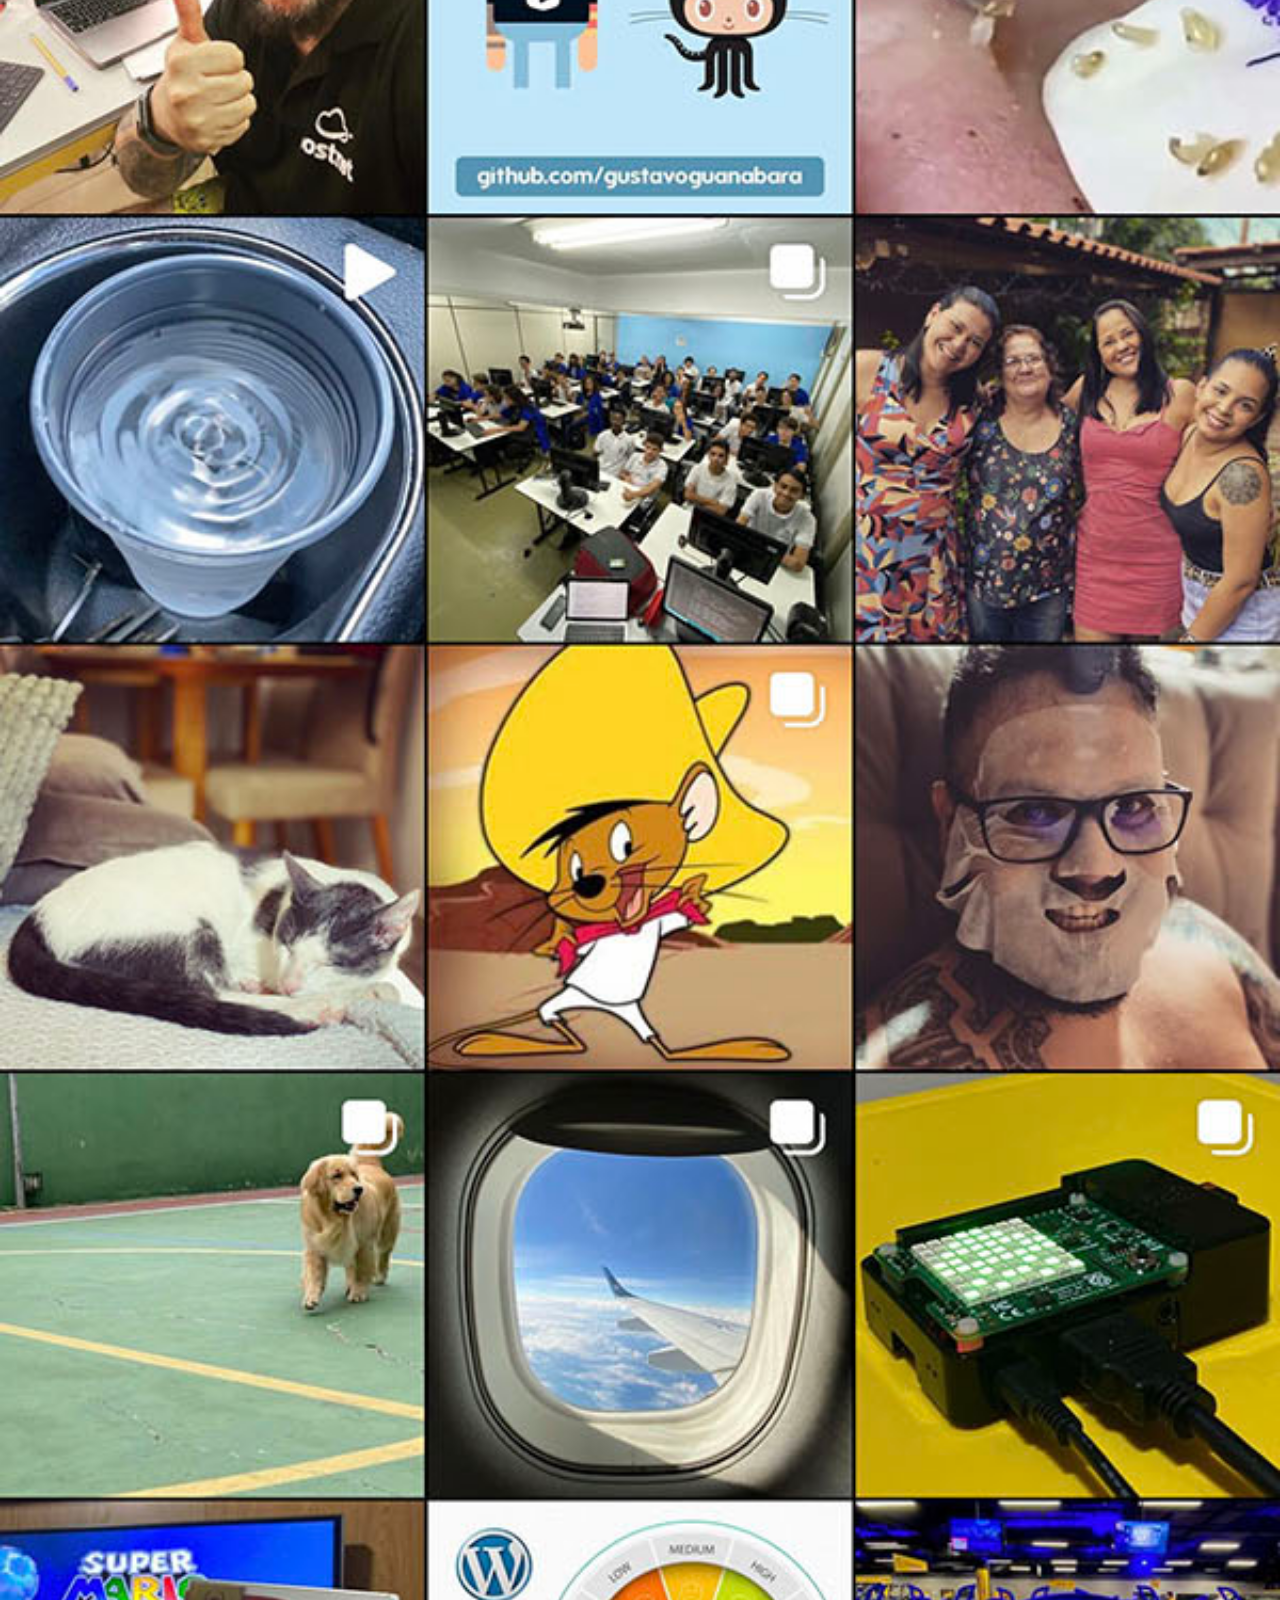
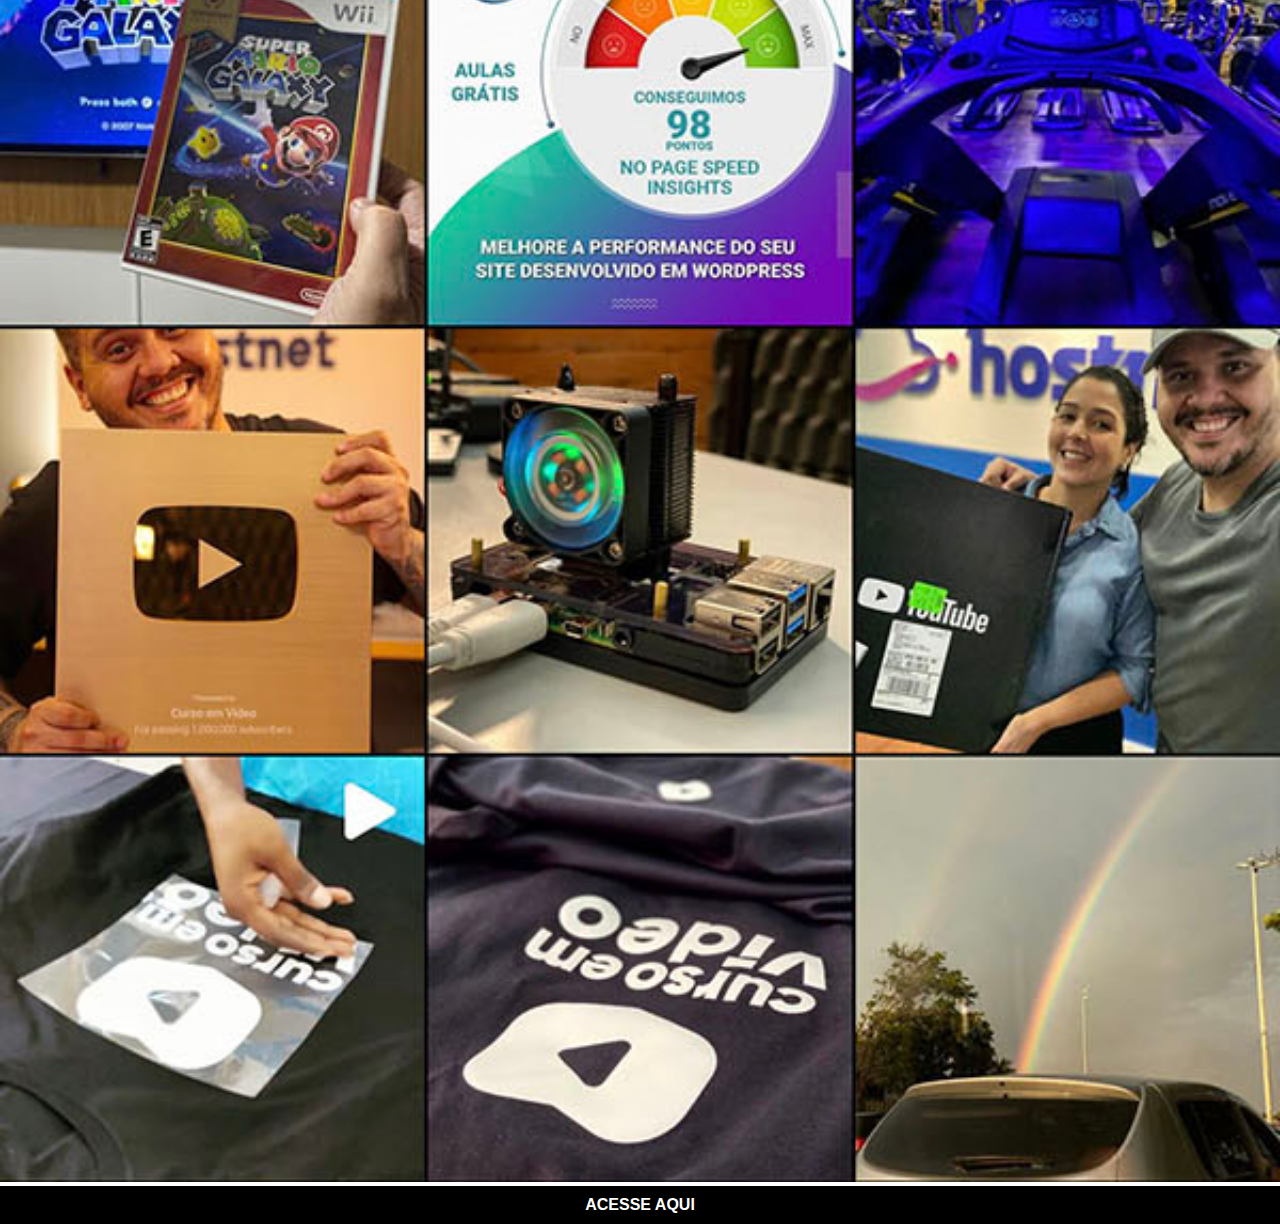
<file: instagram.html>
<!DOCTYPE html>
<html lang="en">
<head>
    <meta charset="UTF-8">
    <meta name="viewport" content="width=device-width, initial-scale=1.0">
    <title>Instagram</title>
    <link rel="stylesheet" href="estilos/social.css">
</head>
<body>
    <img src="imagens/tela-instagram.jpg" alt="">
    <a href="https://www.instagram.com/gustavoguanabara/" target="_blank">ACESSE AQUI</a>
</body>
</html>
</file>
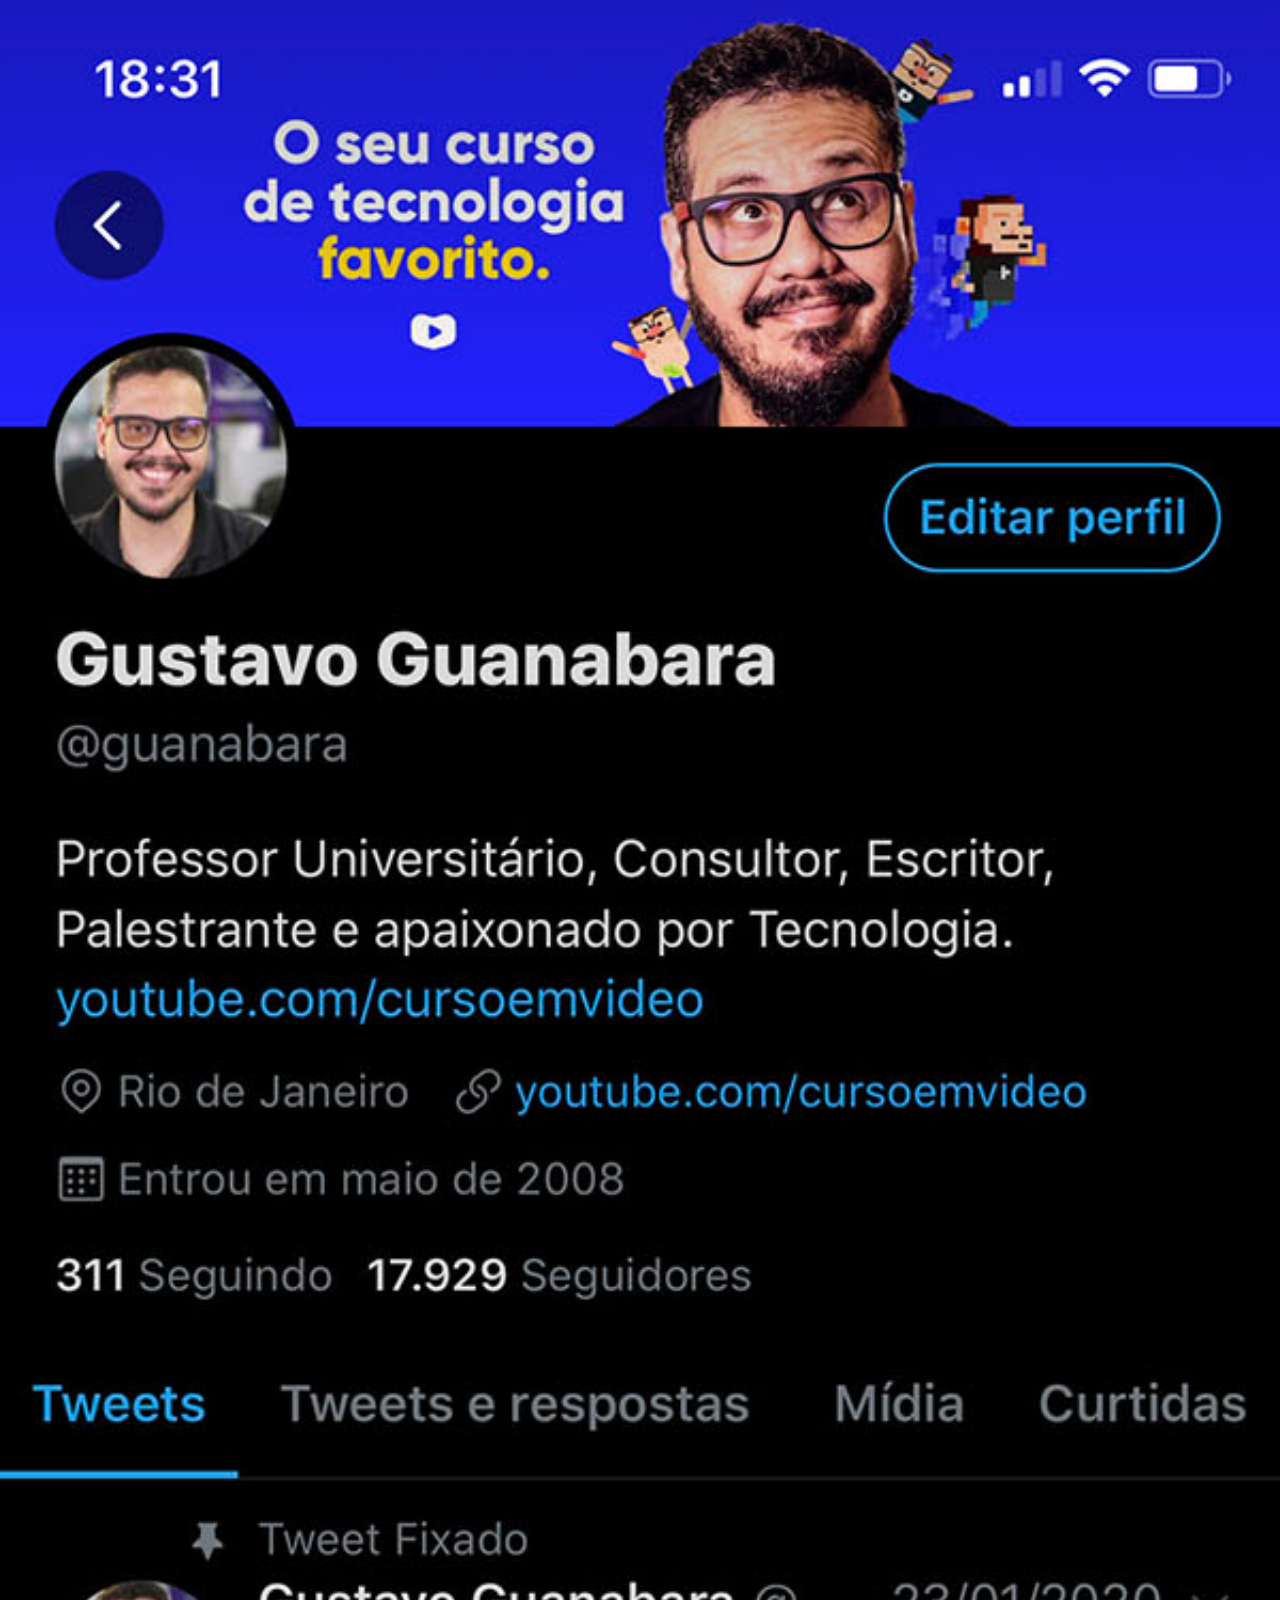
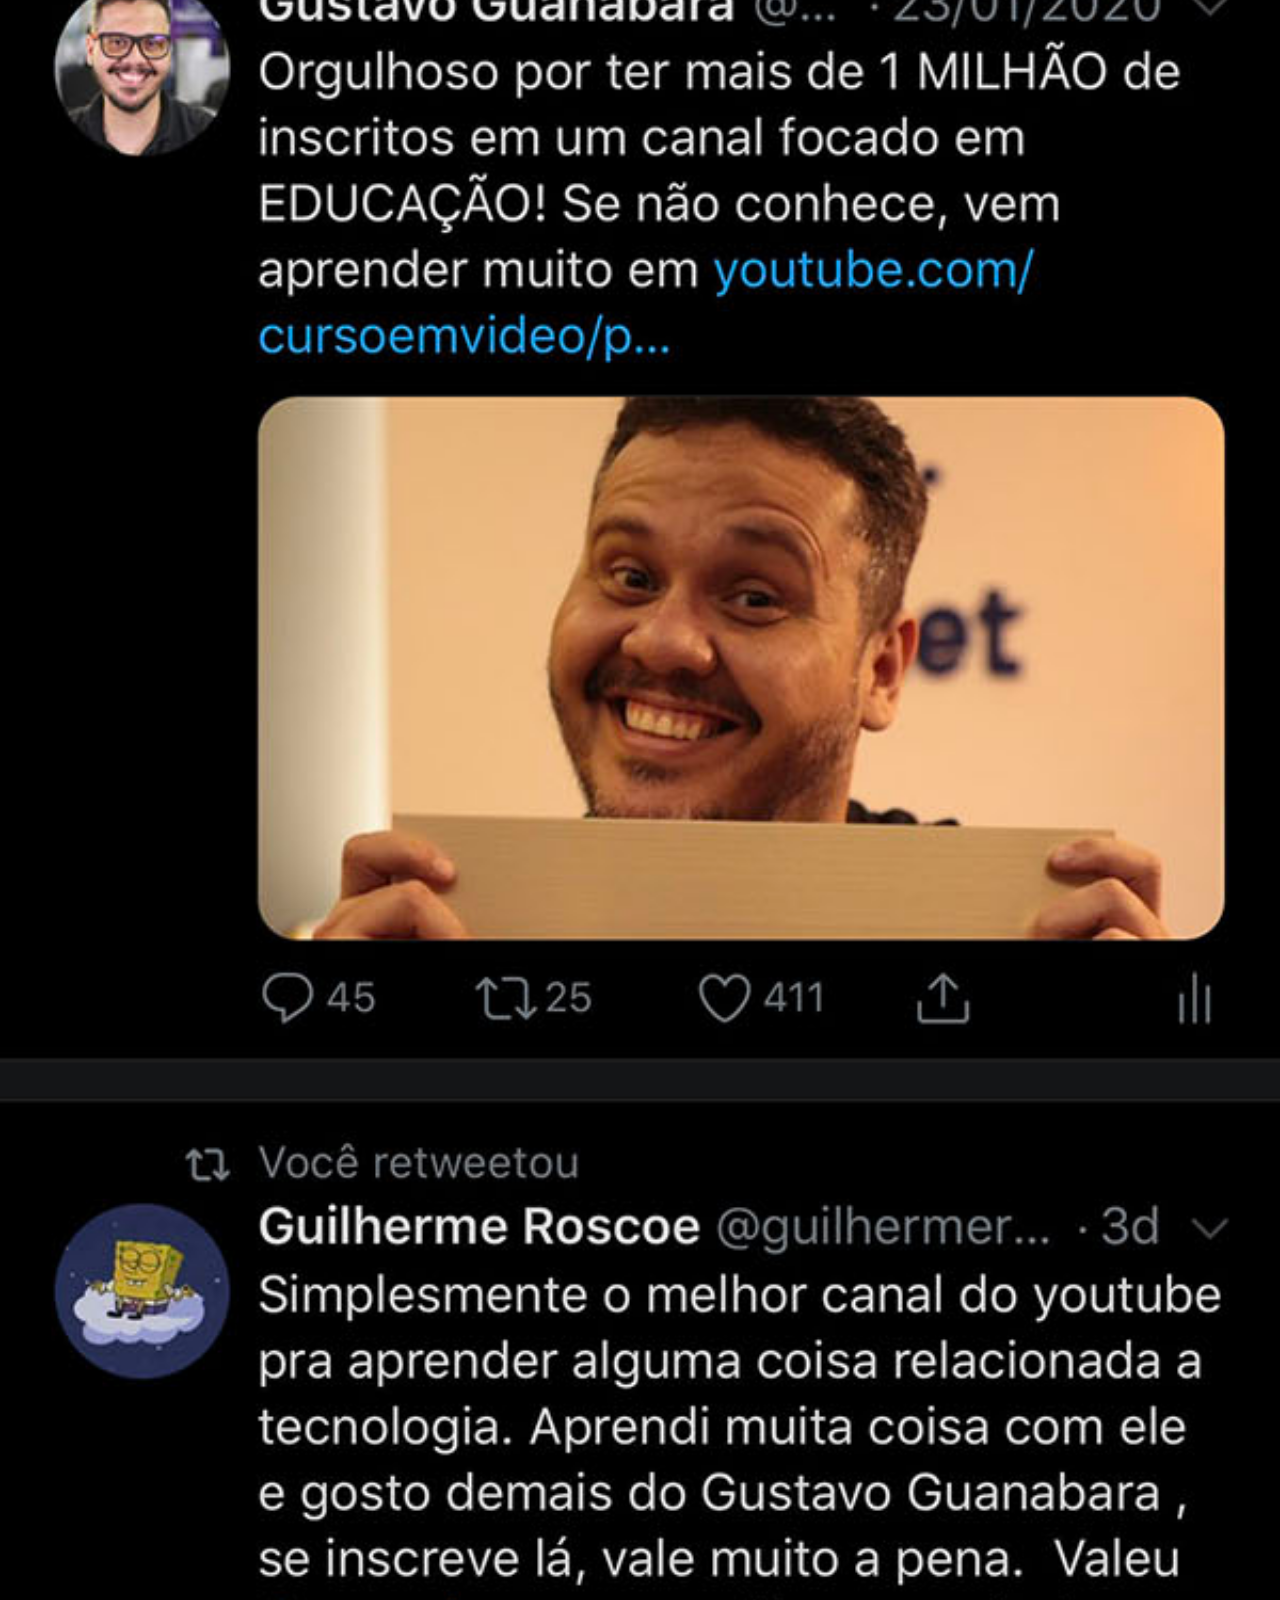
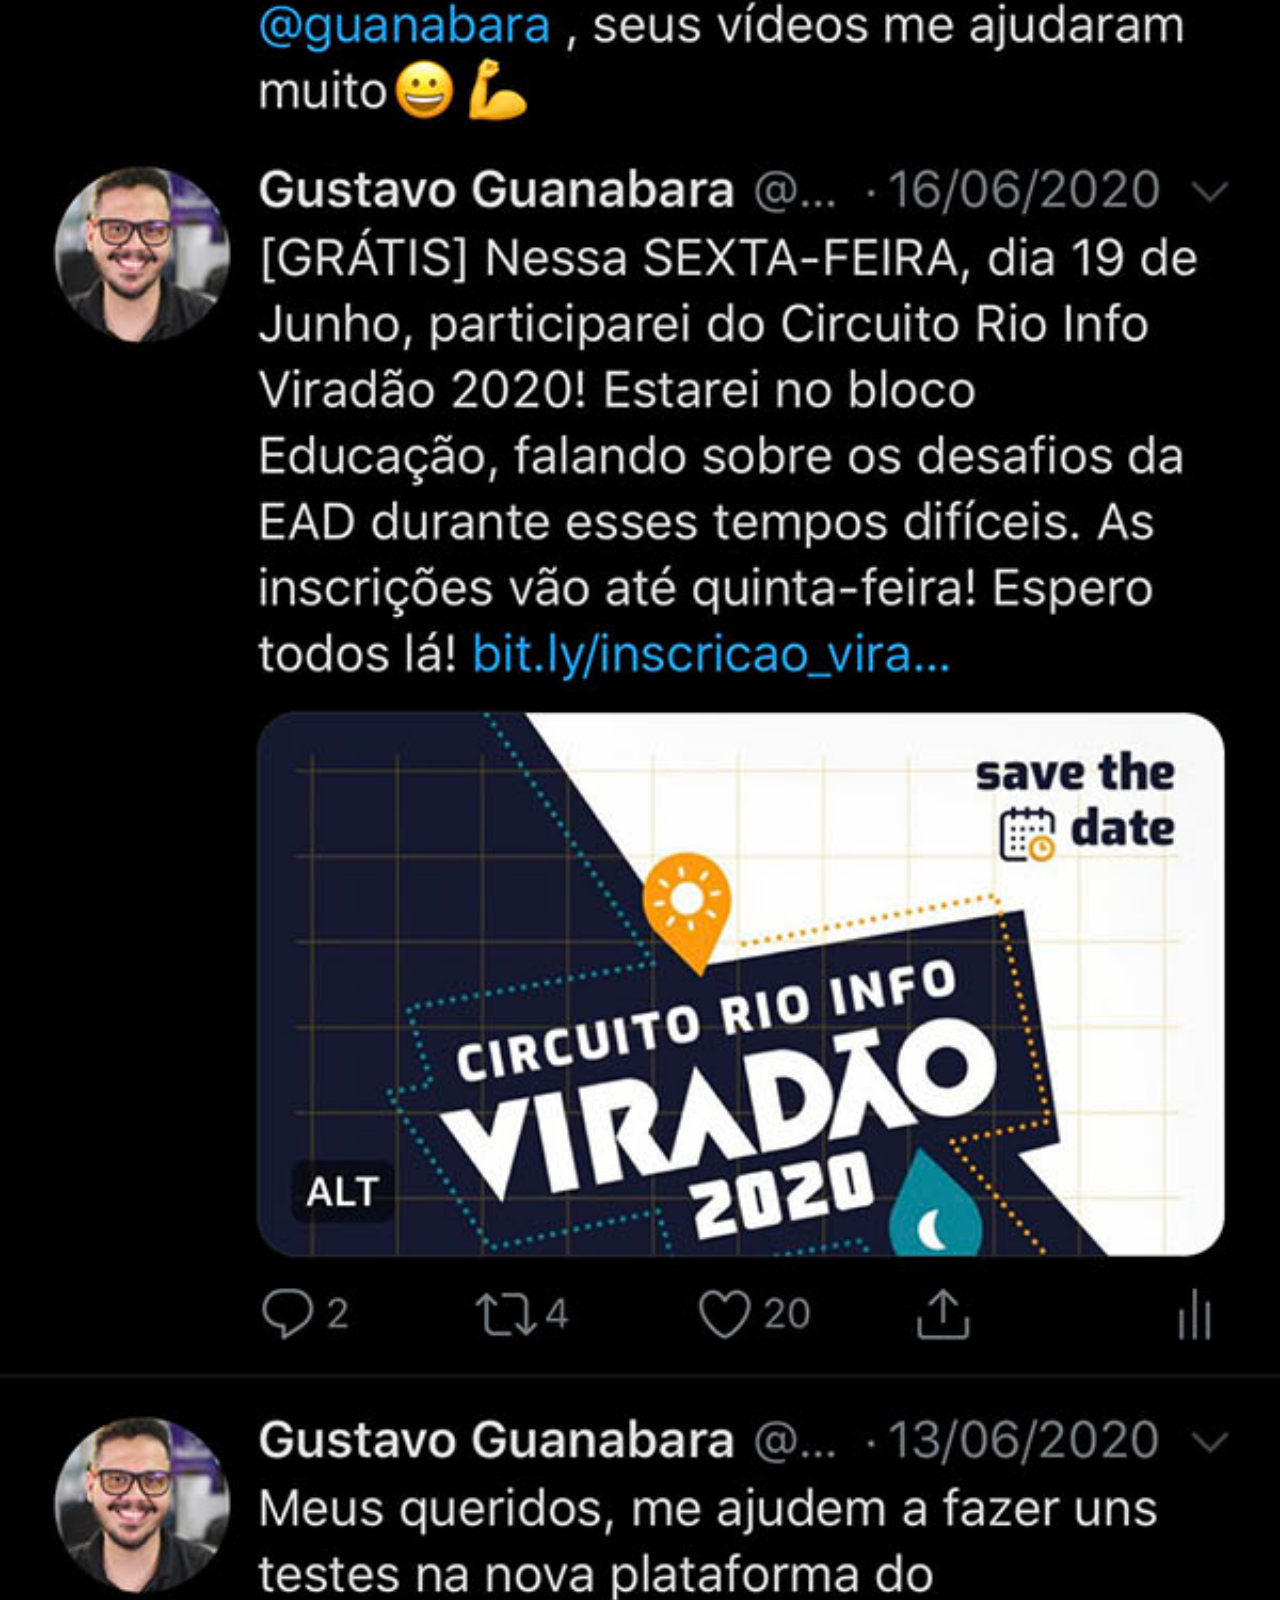
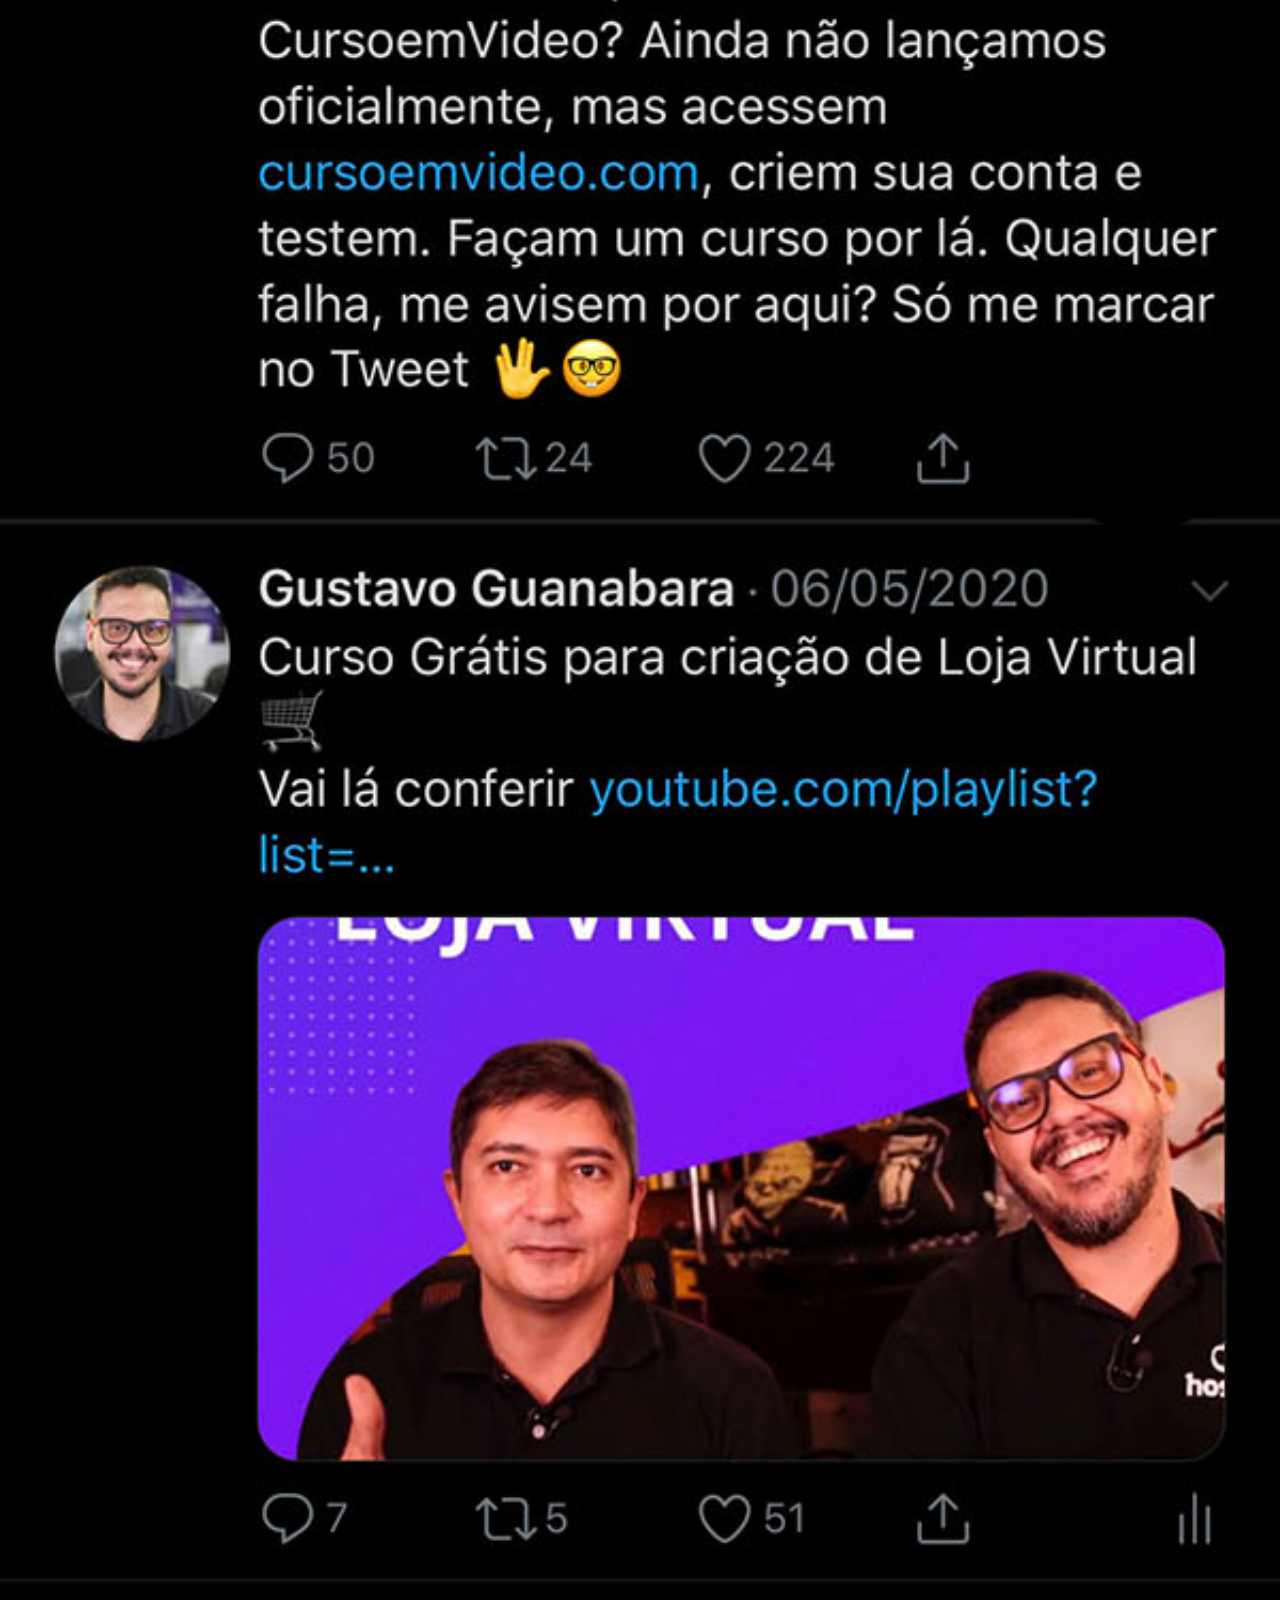
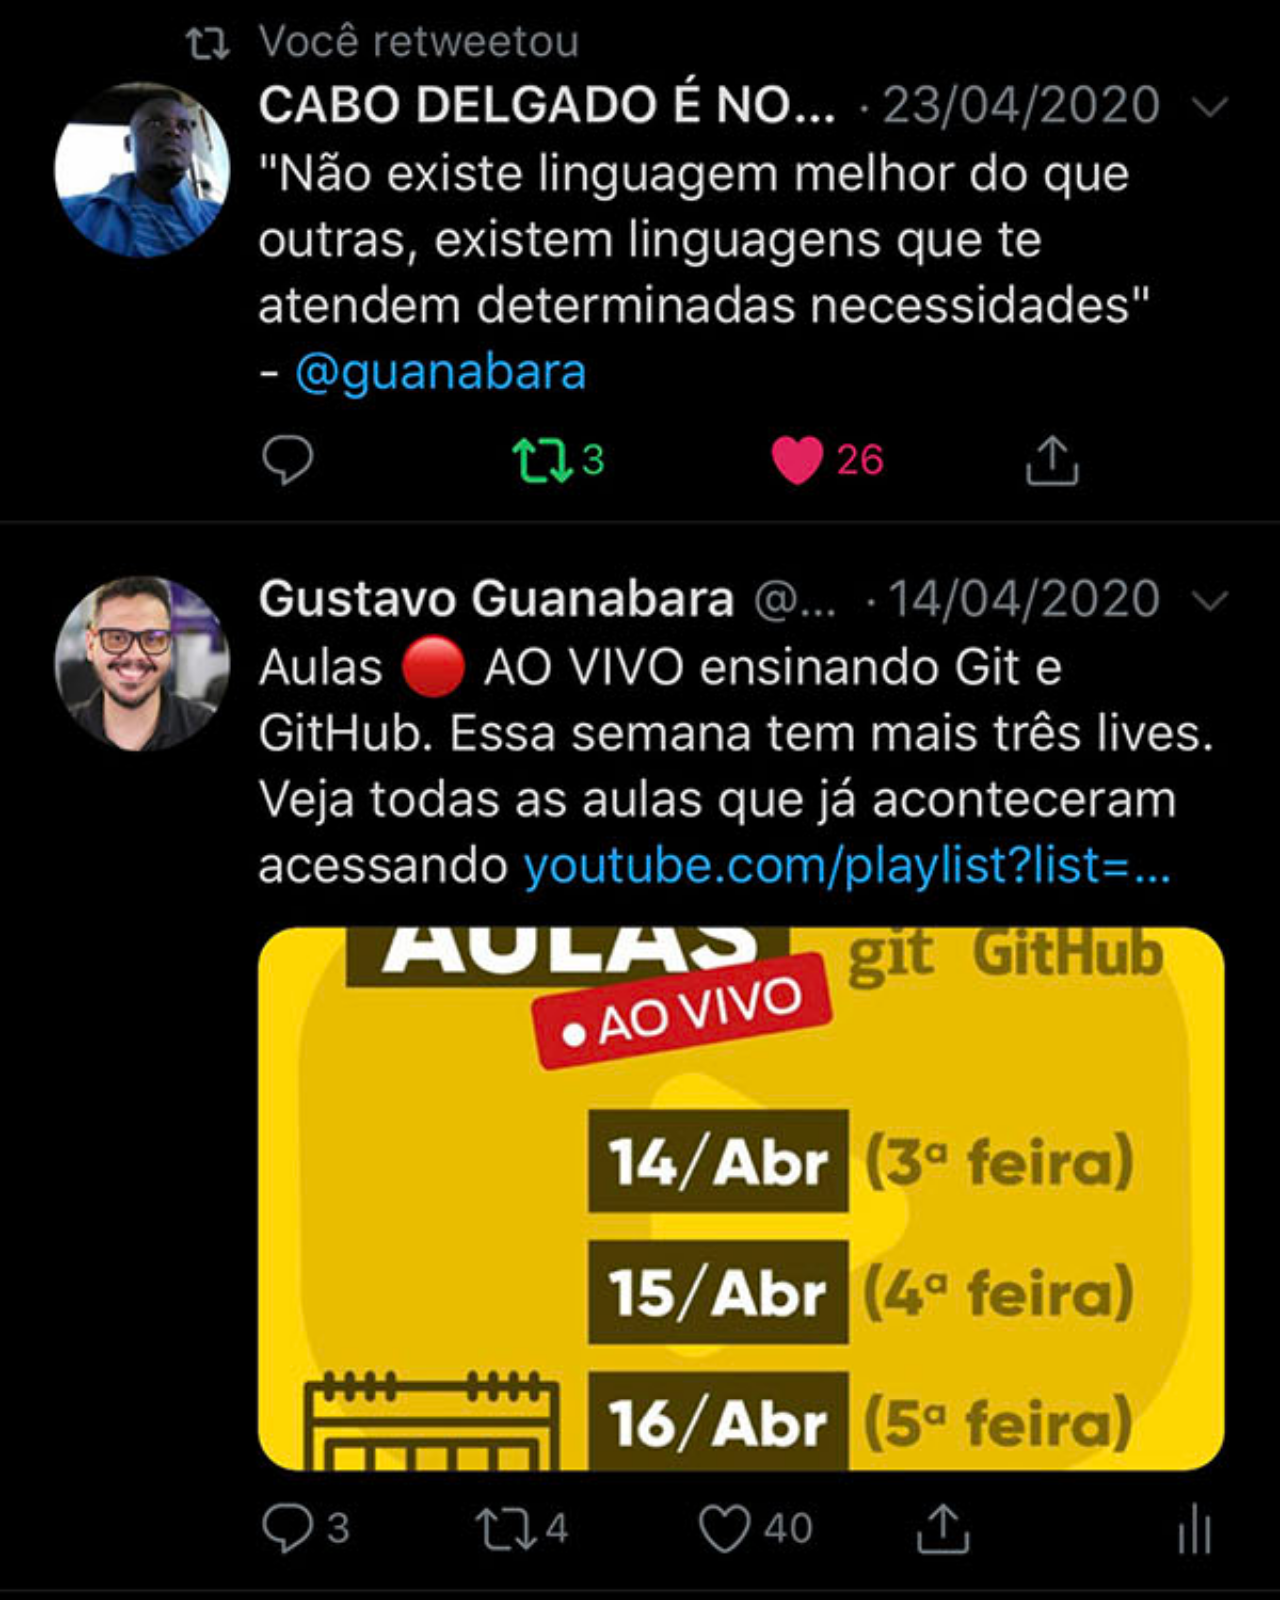
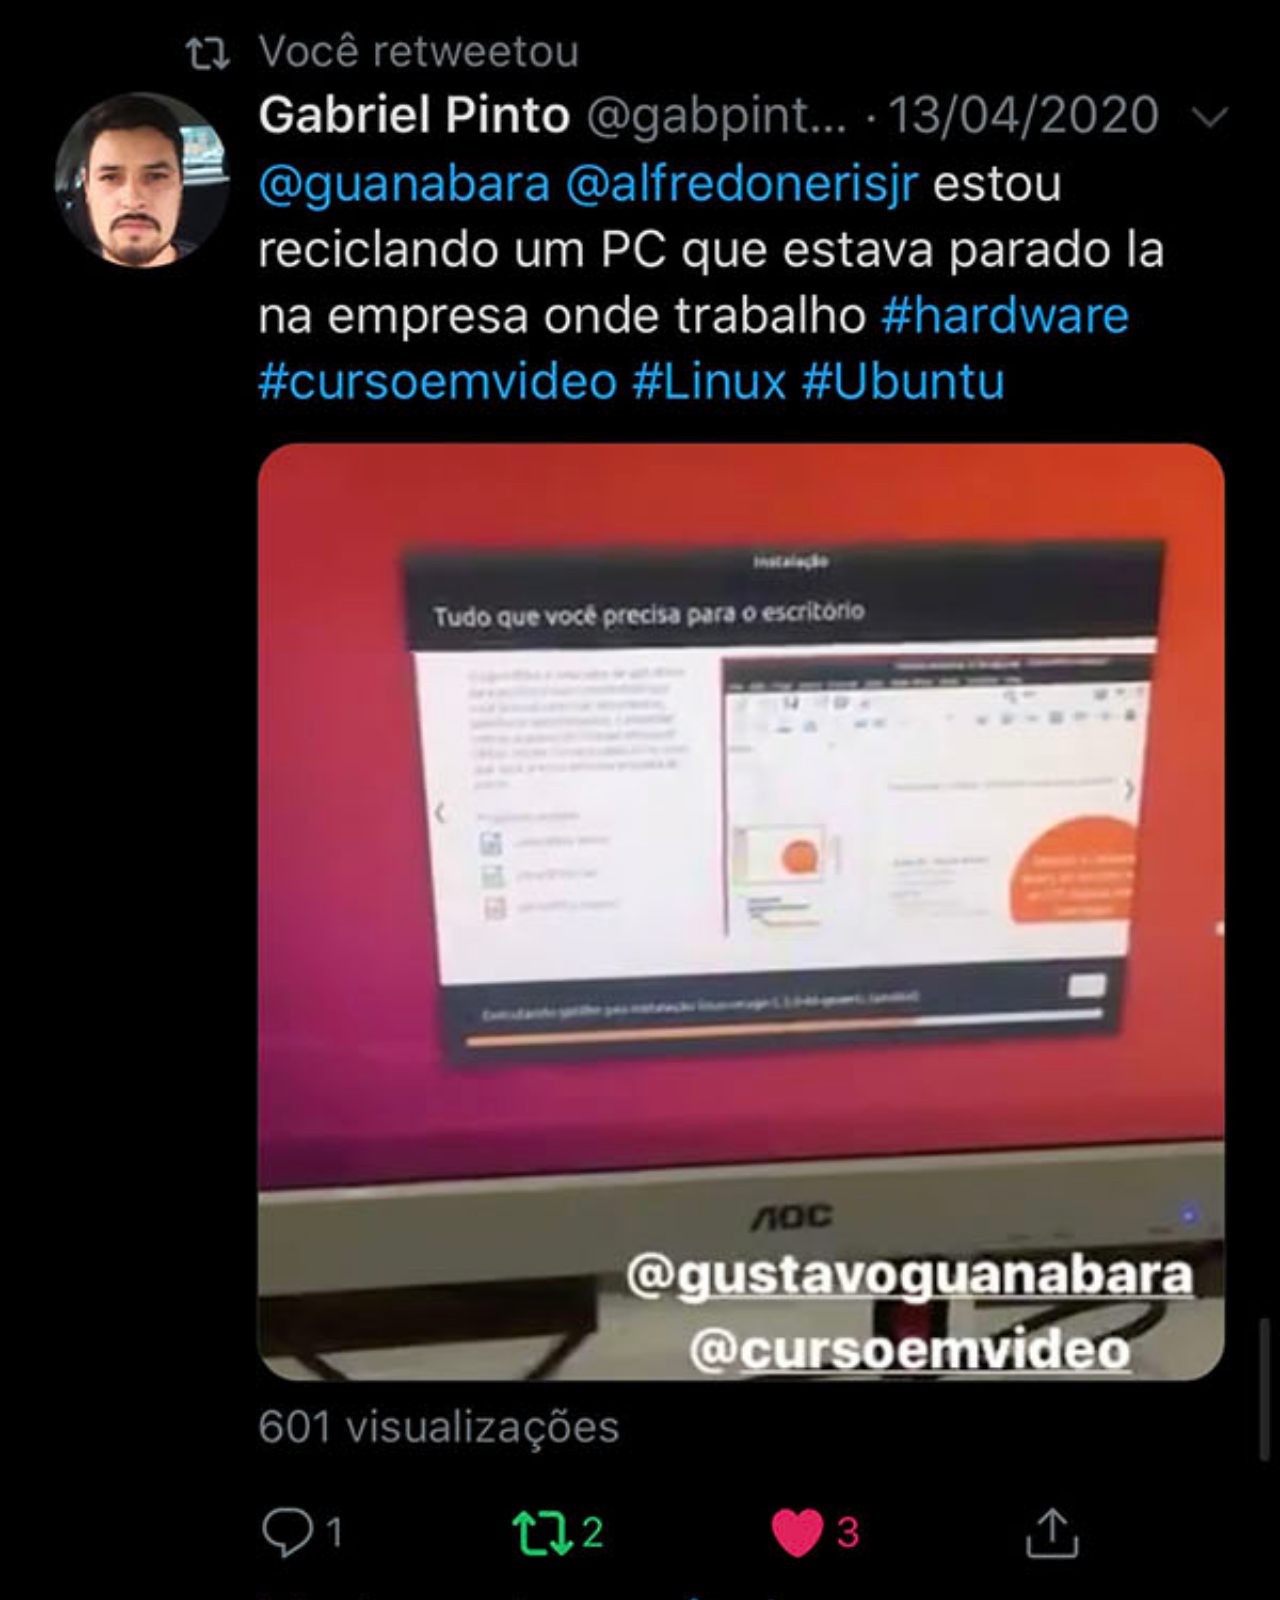
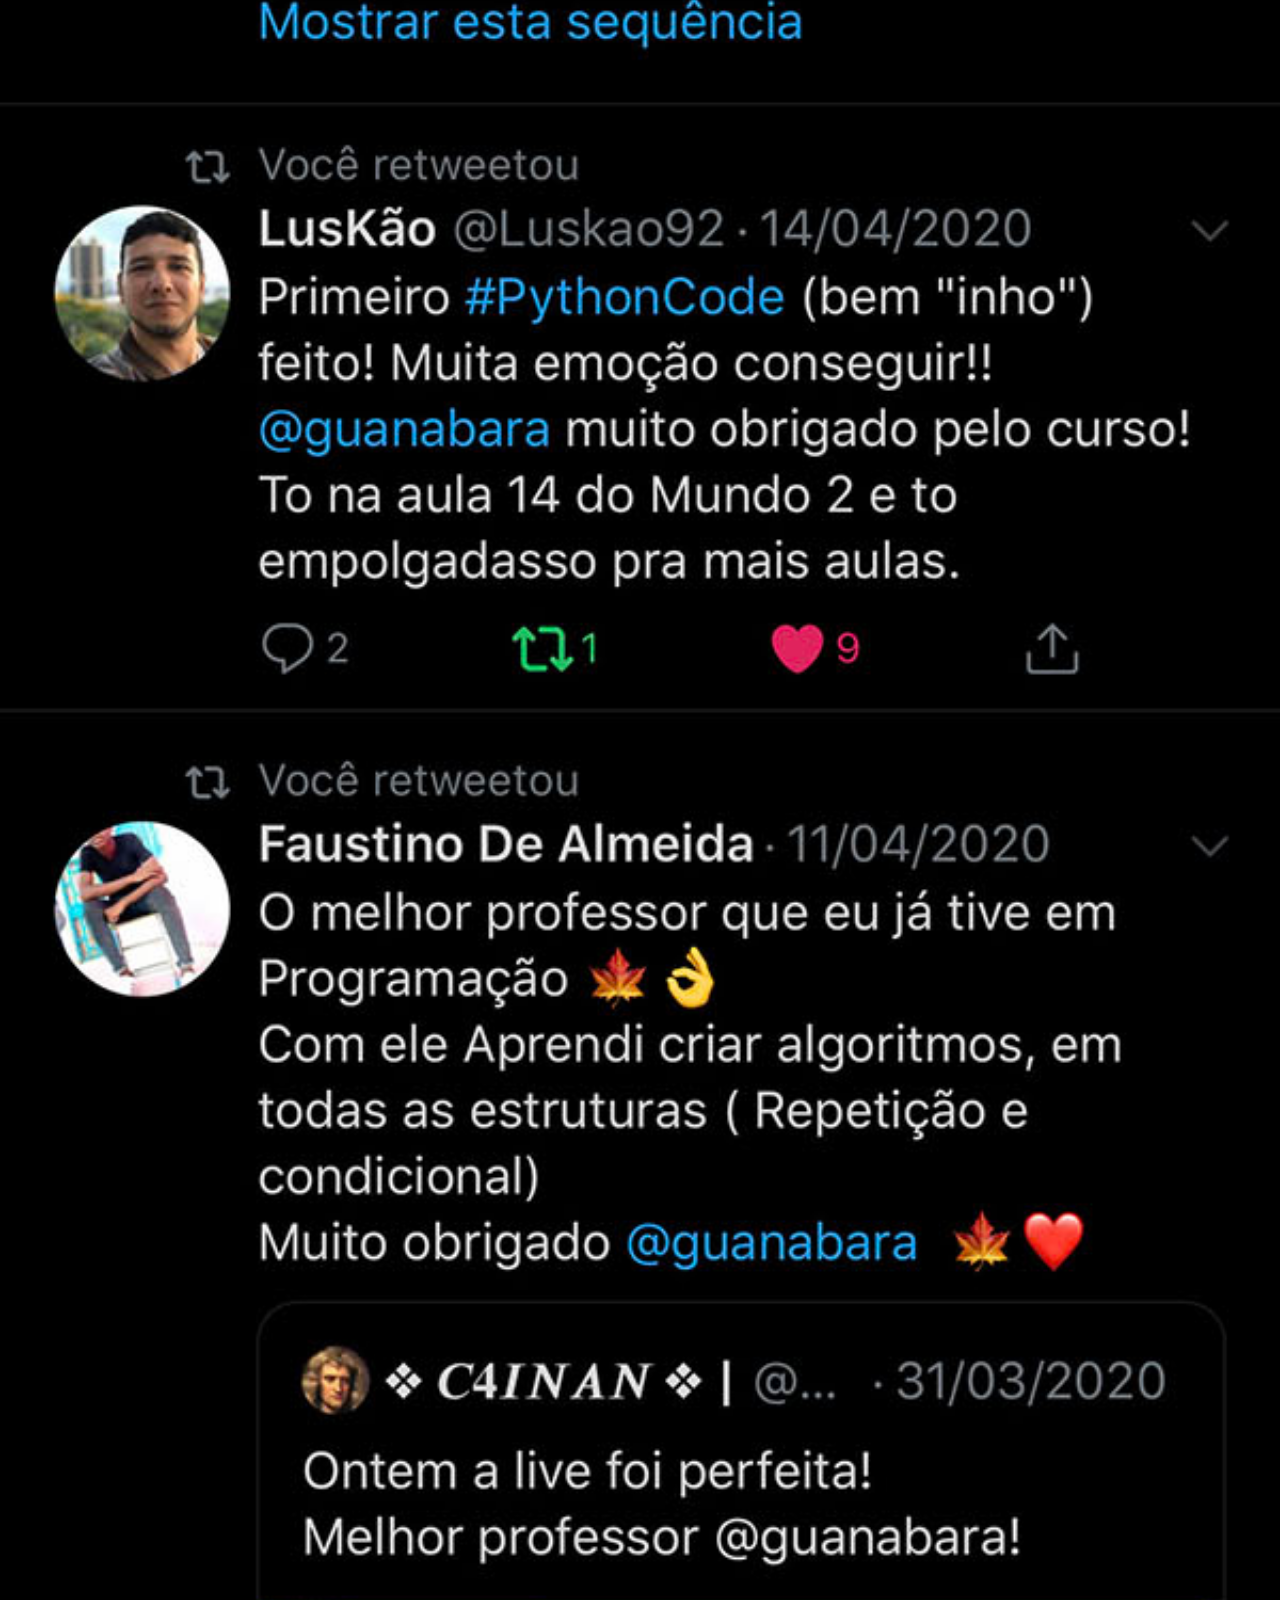
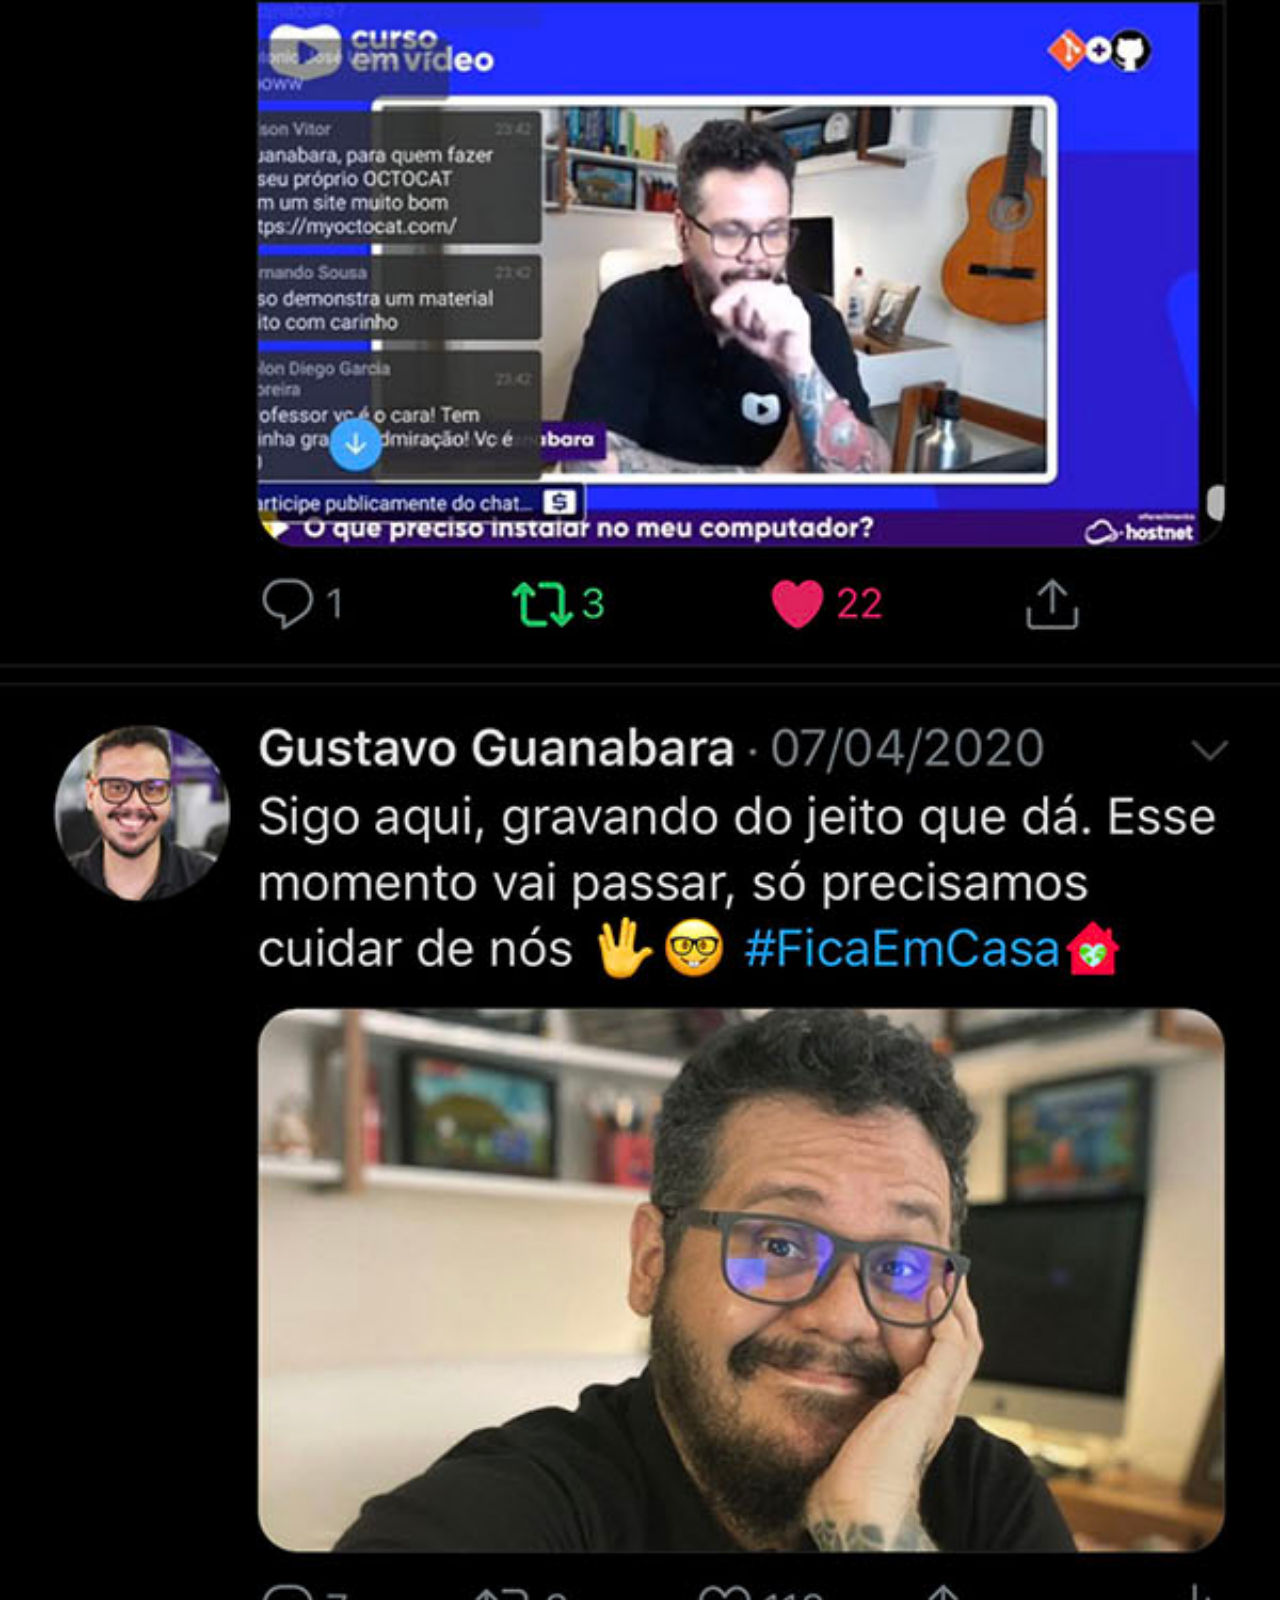
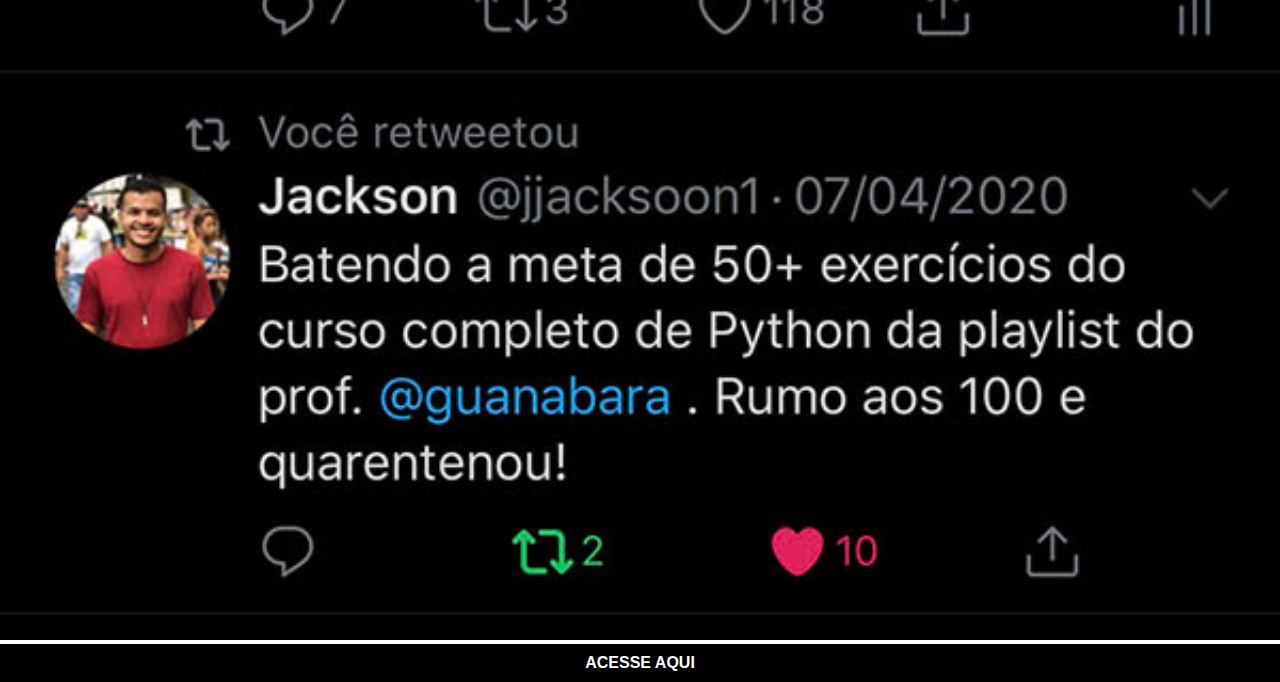
<file: twitter.html>
<!DOCTYPE html>
<html lang="pt-br">
<head>
    <meta charset="UTF-8">
    <meta name="viewport" content="width=device-width, initial-scale=1.0">
    <title>Twitter</title>
    <link rel="stylesheet" href="estilos/social.css">
</head>
<body>
    <img src="imagens/tela-twitter.jpg" alt="">
    <a href="https://twitter.com/gustavoguanabara" target="_blank">ACESSE AQUI</a>
</body>
</html>
</file>
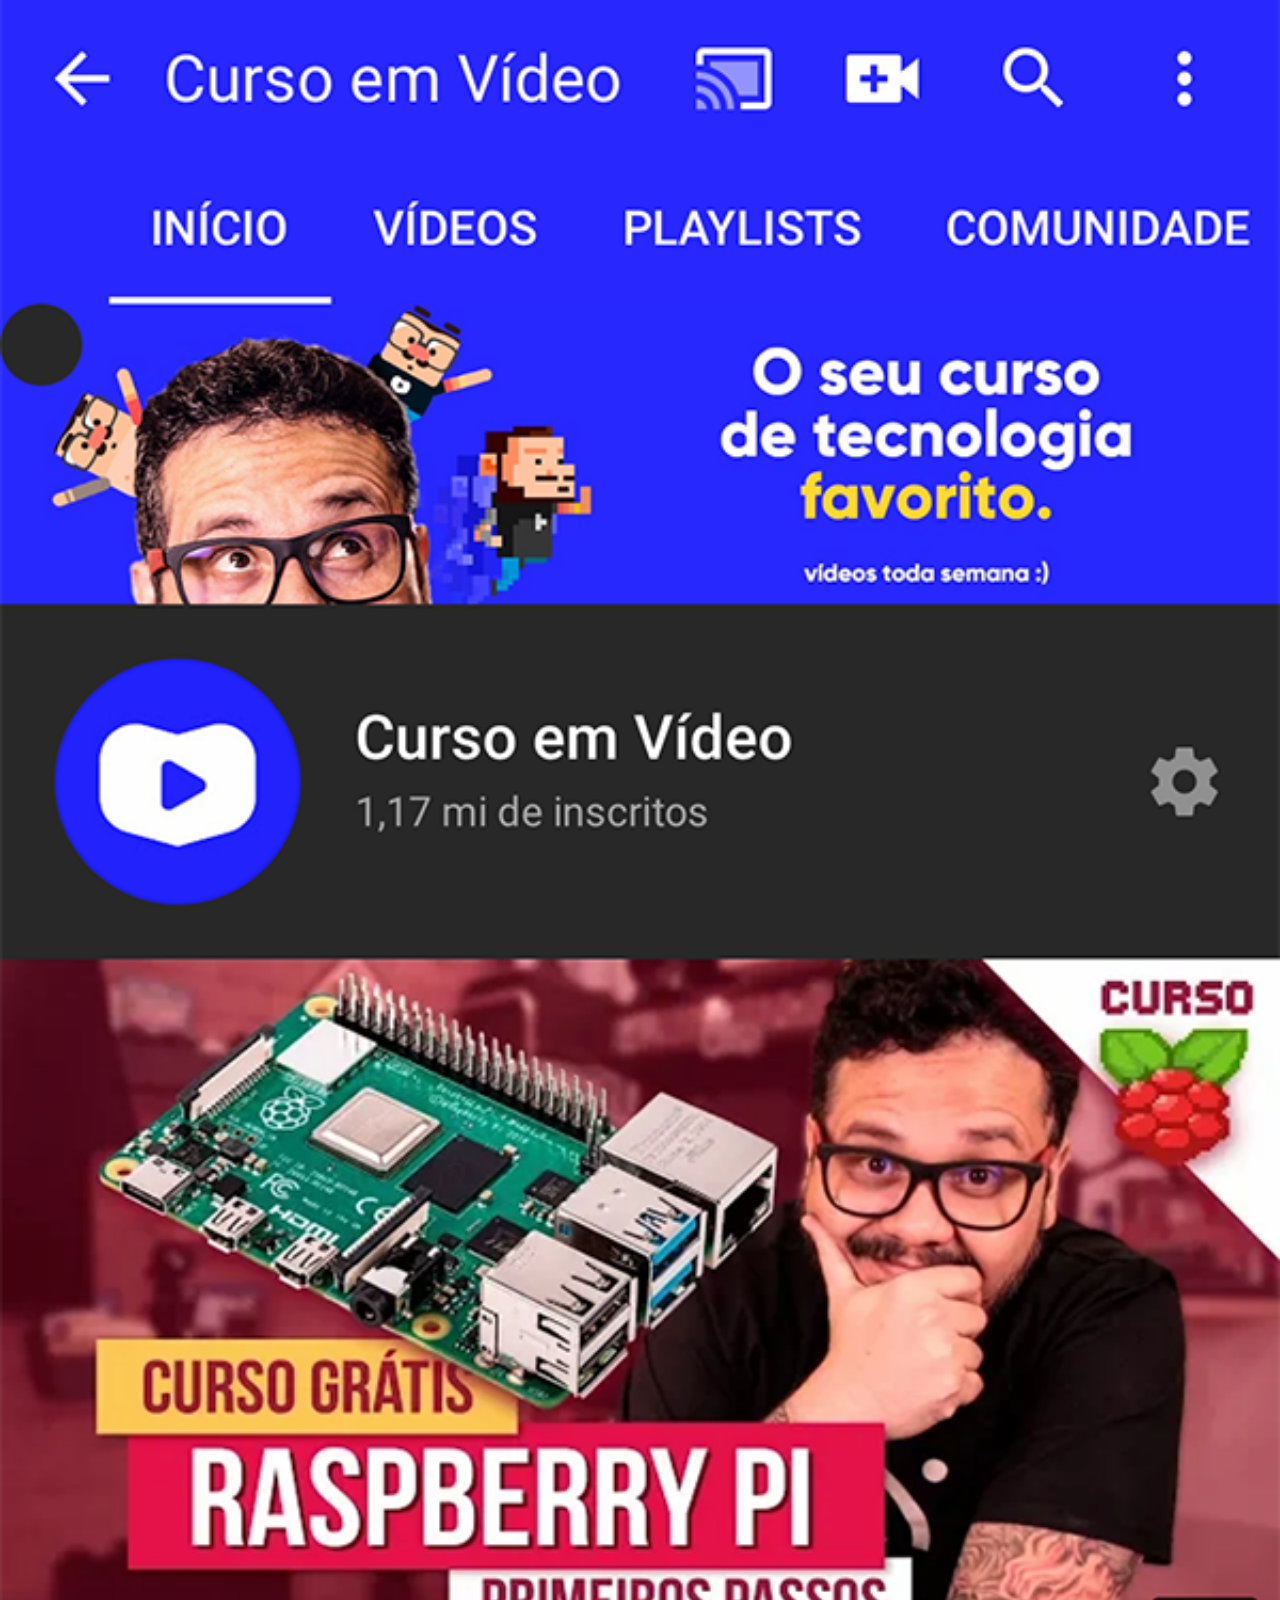
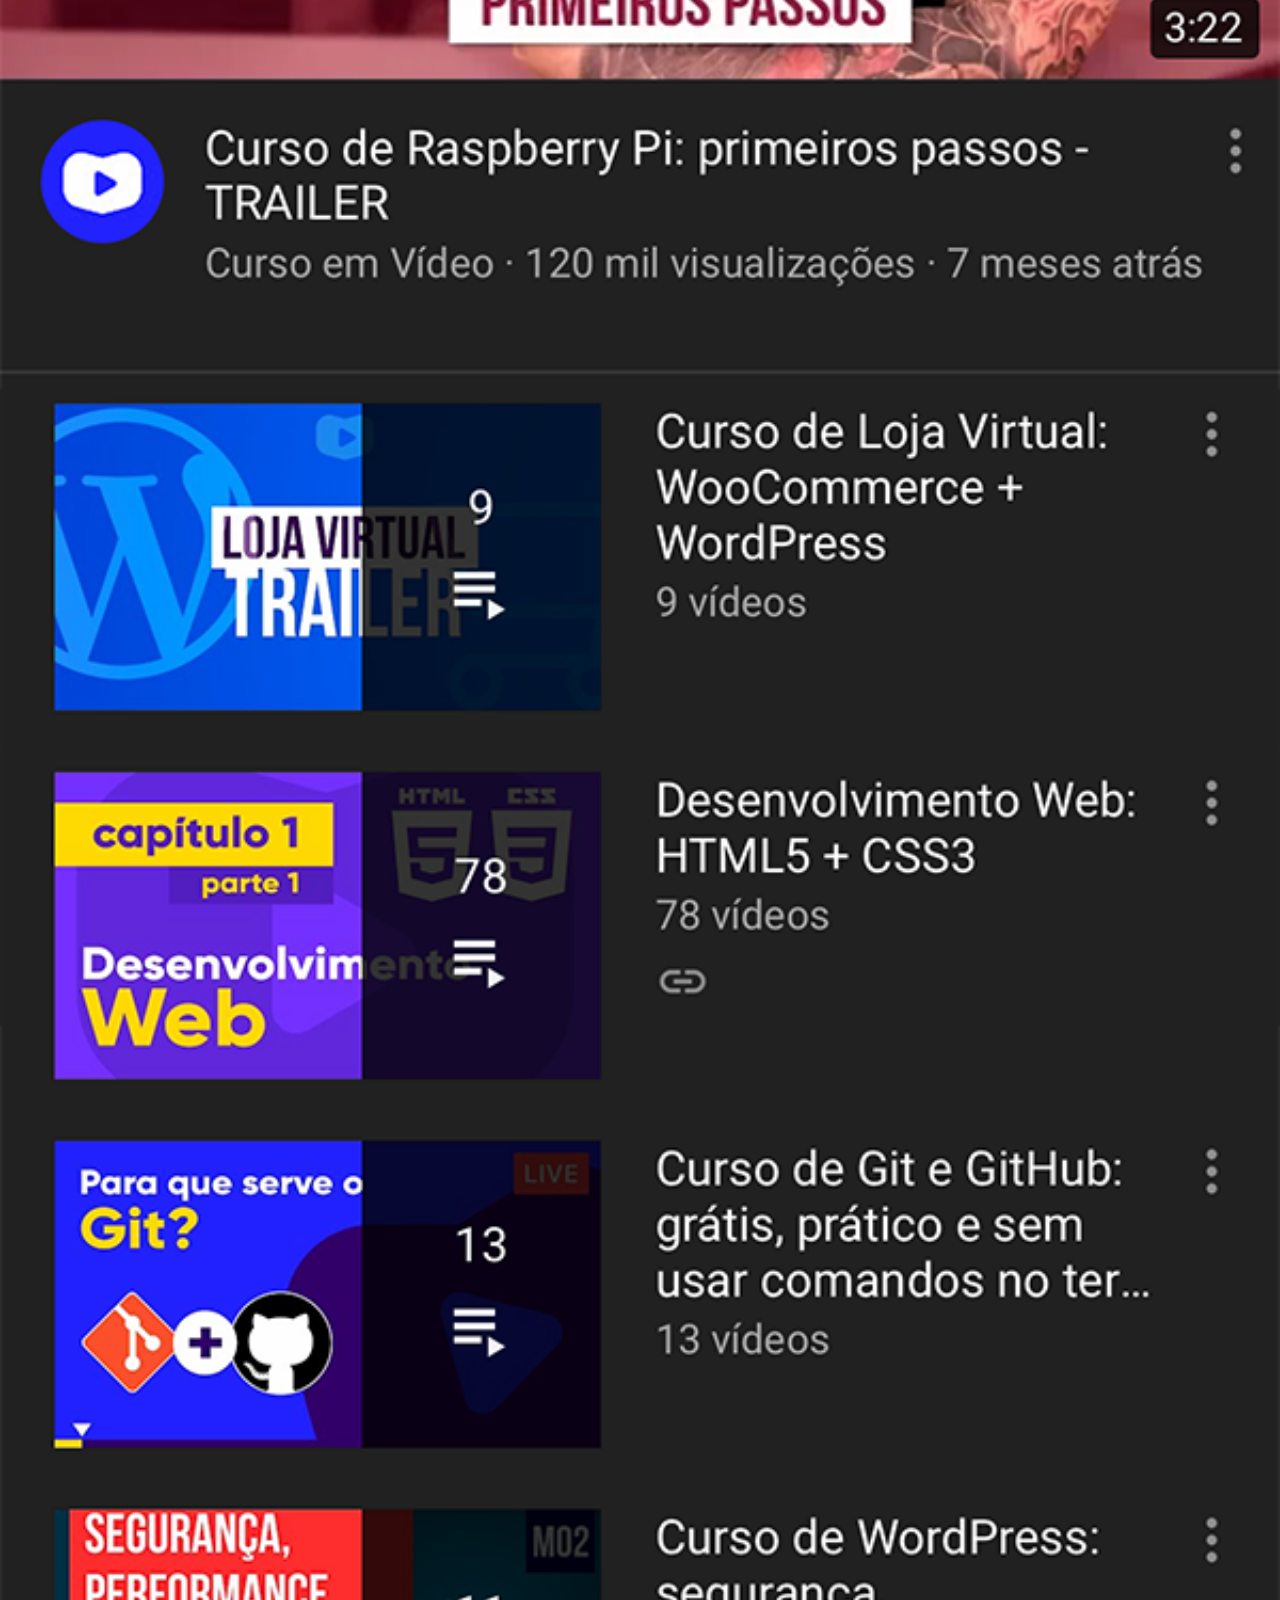
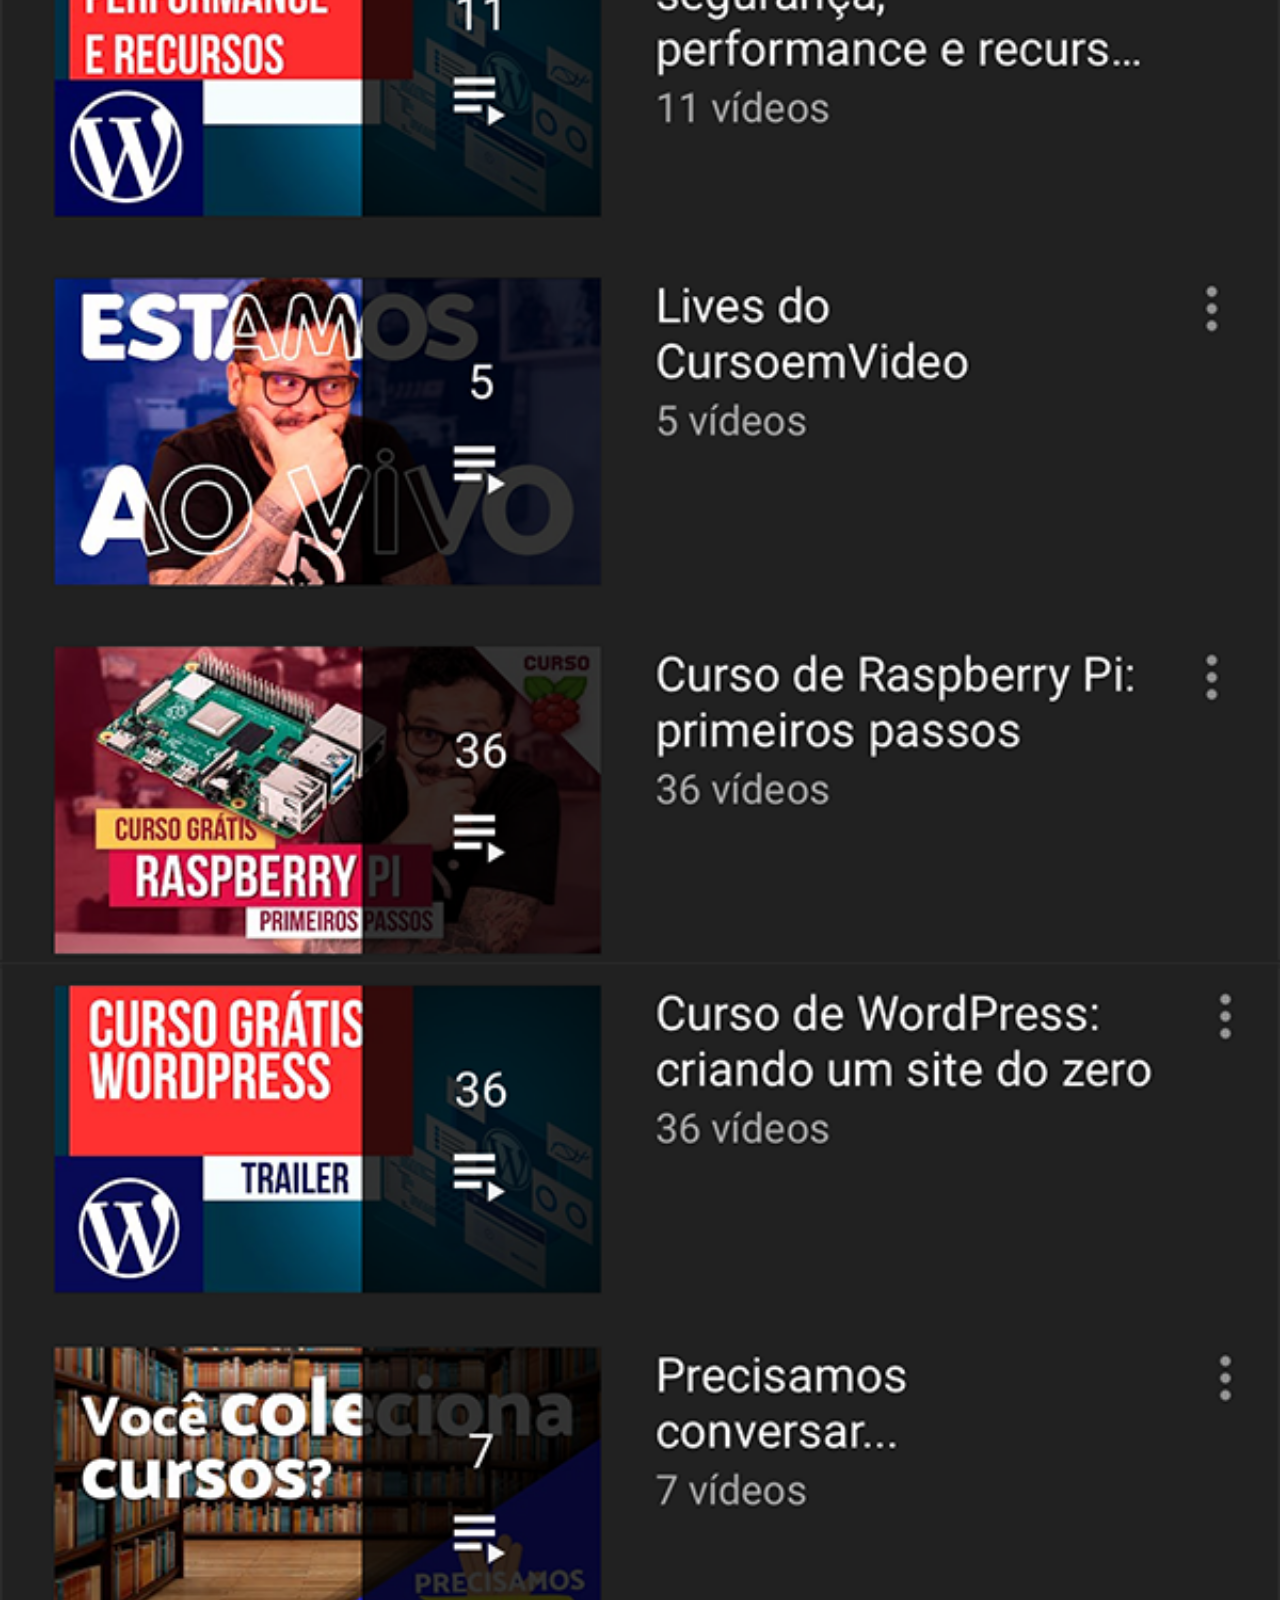
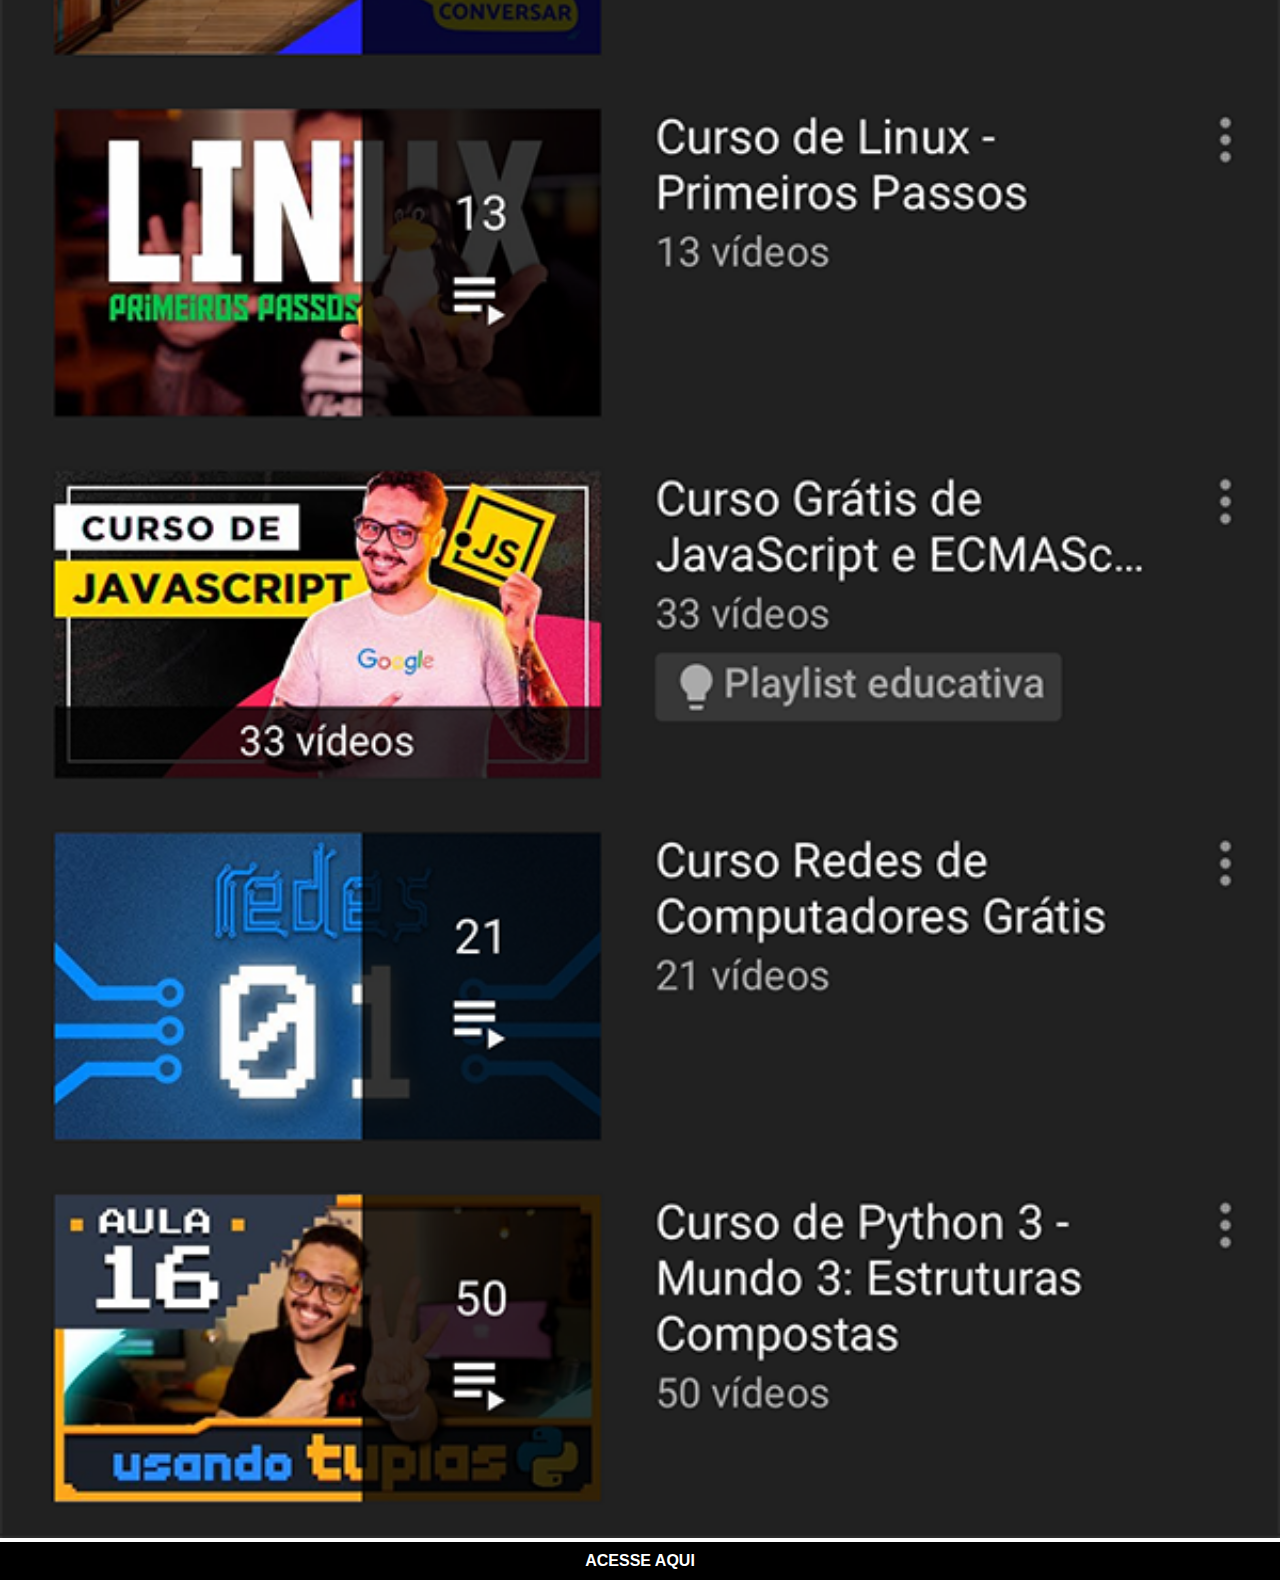
<file: youtube.html>
<!DOCTYPE html>
<html lang="en">
<head>
    <meta charset="UTF-8">
    <meta name="viewport" content="width=device-width, initial-scale=1.0">
    <title>Youtube</title>
    <link rel="stylesheet" href="estilos/social.css">
</head>
<body>
    <img src="imagens/tela-youtube.png" alt="">
    <a href="https://youtube.com/cursoemvideo" target="_blank">ACESSE AQUI</a>
</body>
</html>
</file>
<file: estilos/style.css>
@charset "UTF-8";

* {
    margin: 0;
    padding: 0;
    font-family: Arial, Helvetica, sans-serif;
}

html, body {
    height: 100vh;
    width: 100vw;
    background-color: black;
}

body {
    background-image: url(../imagens/fundo-madeira.jpg);
    background-repeat: no-repeat;
    background-size: cover;
    background-attachment: fixed;
}

main {
    height: 100vh;
    position: relative;
}

#telefone {
    position: absolute;
    top: 50%;
    left: 50%;
    transform: translate(-50%, -50%);

    height: 627px;
    width: 311px;
    background-image: url(../imagens/frame-iphone.png);
    background-repeat: no-repeat;
}

#tela {
    position: relative;
    top: 80px;
    left: 23px;
    width: 268px;
    height: 471px;
    background-size: cover;
}

#socials {
    text-align: right;
}

#socials img {
    width: 50px;
    margin: 10px;
    border-radius: 50%;
    box-shadow: 2px 2px 5px rgba(0, 0, 0, 0.473);
    box-sizing: border-box;
}

#socials img:hover {
    border: 2px solid rgba(255, 255, 255, 0.582);
    transform: translate(-5px, -5px);
    box-shadow: 5px 5px 10px rgba(0, 0, 0, 0.623);
    transition: .5s, border 1s;
}
</file>
<file: estilos/social.css>
@charset "UTF-8";

* {
    margin: 0px;
    padding: 0px;
    font-family: Arial, Helvetica, sans-serif;
}

img {
    width: 100vw;
    
}

::-webkit-scrollbar {
    width: 0;
    height: 0;
}

a {
    display: block;
    background-color: rgb(0, 0, 0);
    text-align: center;
    padding: 10px;
    font-weight: bold;
    color: white;
    text-decoration: none;
    
}

a:hover {
    background-color: red;
}
</file>
